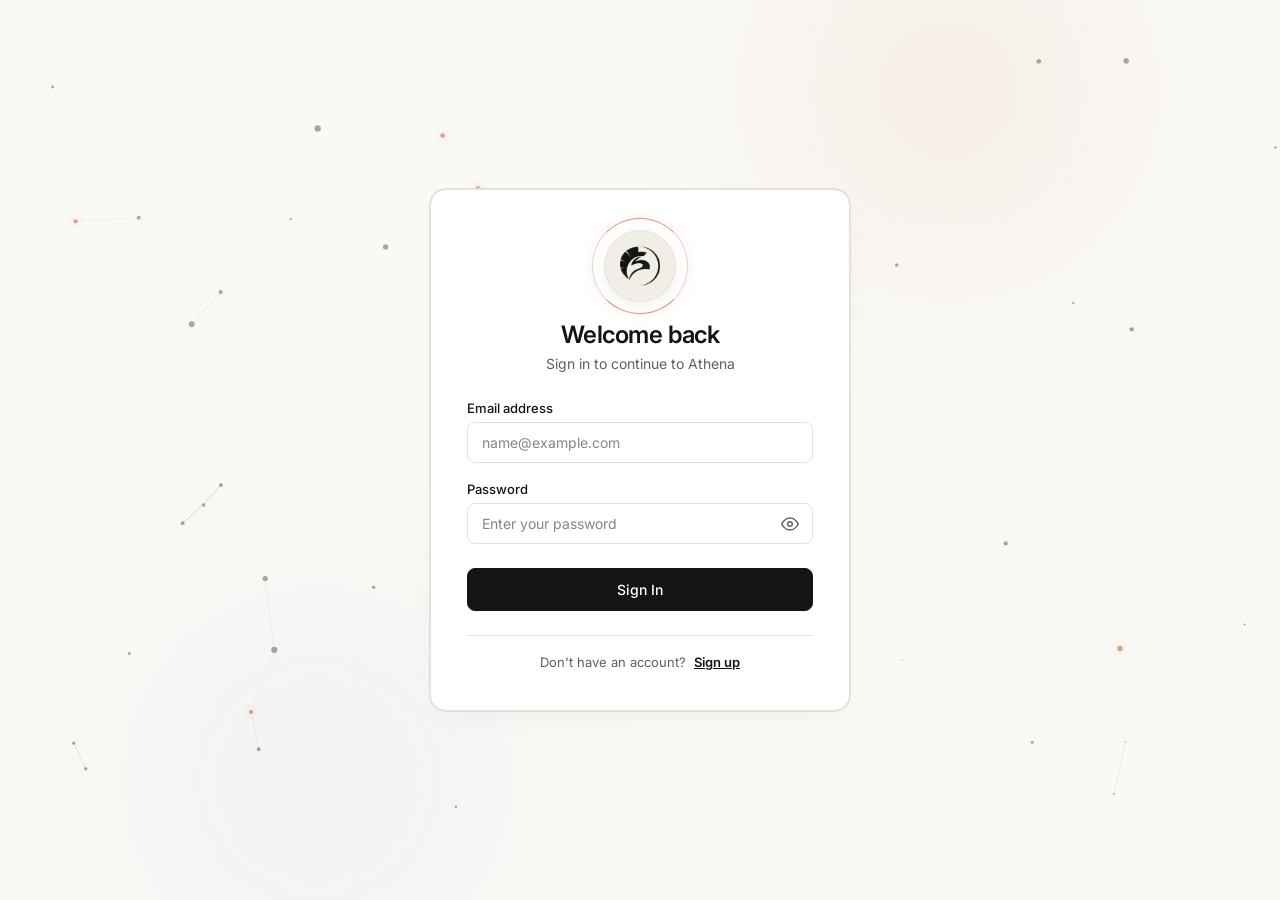
<file: frontend/index.html>
<!DOCTYPE html>
<html lang="en">
<head>
    <meta charset="UTF-8">
    <meta name="viewport" content="width=device-width, initial-scale=1.0">
    <title>Athena - AI Knowledge Assistant</title>
    <link rel="icon" type="image/png" href="assets/favicon.png">
    <link rel="preconnect" href="https://fonts.googleapis.com">
    <link rel="preconnect" href="https://fonts.gstatic.com" crossorigin>
    <link href="https://fonts.googleapis.com/css2?family=Inter:wght@300;400;500;600;700&family=Fira+Code:wght@400;500&display=swap" rel="stylesheet">
    <script>
        // Immediate auth check: redirect to login if not authenticated
        if (!localStorage.getItem("athena_token")) {
            window.location.replace("login.html");
        }
        // Initialize Theme from localStorage
        const savedTheme = localStorage.getItem("athena_theme");
        if (savedTheme === "dark") {
            document.documentElement.setAttribute("data-theme", "dark");
        }
    </script>
    <link rel="stylesheet" href="style.css">
    <script src="splash.js"></script>
</head>
<body class="app-body">
    <!-- Main App Layout (Claude AI Style) -->
    <div class="app-layout">
        <!-- Sidebar Backdrop for Mobile -->
        <div id="sidebar-backdrop" class="sidebar-backdrop"></div>

        <!-- Left Sidebar: Conversations & Knowledge -->
        <aside id="sidebar" class="sidebar">
            <!-- Sidebar Header with Adaptive Athena Logo -->
            <div class="sidebar-header">
                <div class="sidebar-brand">
                    <div class="brand-logo">
                        <img src="assets/logo-dark.png" alt="Athena Logo" class="theme-adaptive-logo">
                    </div>
                    <span class="brand-name">Athena</span>
                </div>
                <button id="sidebar-close-btn" class="icon-btn close-sidebar-btn" type="button" title="Close sidebar" aria-label="Close sidebar">
                    <svg viewBox="0 0 24 24" fill="none" stroke="currentColor" stroke-width="2" stroke-linecap="round" stroke-linejoin="round">
                        <line x1="18" y1="6" x2="6" y2="18"></line>
                        <line x1="6" y1="6" x2="18" y2="18"></line>
                    </svg>
                </button>
            </div>

            <!-- New Chat Button -->
            <div class="sidebar-actions">
                <button id="new-chat-btn" class="btn-new-chat" type="button">
                    <svg viewBox="0 0 24 24" fill="none" stroke="currentColor" stroke-width="2" stroke-linecap="round" stroke-linejoin="round">
                        <line x1="12" y1="5" x2="12" y2="19"></line>
                        <line x1="5" y1="12" x2="19" y2="12"></line>
                    </svg>
                    <span>New Chat</span>
                </button>
            </div>

            <!-- Conversations List -->
            <div class="sidebar-section">
                <div class="section-label">
                    <span>Recent Chats</span>
                </div>
                <div id="conversations-list" class="conversations-list">
                    <div class="conv-loading">Loading conversations...</div>
                </div>
            </div>

            <!-- Knowledge Base Summary Widget (Clickable) -->
            <div id="sidebar-kb-widget" class="sidebar-kb-widget" title="Click to view all feeded documents">
                <div class="kb-header">
                    <div class="kb-title">
                        <svg viewBox="0 0 24 24" fill="none" stroke="currentColor" stroke-width="2" stroke-linecap="round" stroke-linejoin="round">
                            <path d="M4 19.5A2.5 2.5 0 0 1 6.5 17H20"></path>
                            <path d="M6.5 2H20v20H6.5A2.5 2.5 0 0 1 4 19.5v-15A2.5 2.5 0 0 1 6.5 2z"></path>
                        </svg>
                        <span>Knowledge Base</span>
                    </div>
                    <span id="kb-chunks-badge" class="kb-badge">...</span>
                </div>
                <p id="kb-info-text" class="kb-info-text">Connecting knowledge...</p>
                
                <div class="kb-widget-actions">
                    <button id="btn-view-kb-docs" class="btn-kb-view" type="button" title="View all feeded documents">
                        <svg viewBox="0 0 24 24" fill="none" stroke="currentColor" stroke-width="2" stroke-linecap="round" stroke-linejoin="round">
                            <path d="M1 12s4-8 11-8 11 8 11 8-4 8-11 8-11-8-11-8z"></path>
                            <circle cx="12" cy="12" r="3"></circle>
                        </svg>
                        <span>View Documents</span>
                    </button>
                    <label for="file-input" class="btn-kb-upload" title="Feed PDF or Markdown notes">
                        <svg viewBox="0 0 24 24" fill="none" stroke="currentColor" stroke-width="2" stroke-linecap="round" stroke-linejoin="round">
                            <line x1="12" y1="5" x2="12" y2="19"></line>
                            <line x1="5" y1="12" x2="19" y2="12"></line>
                        </svg>
                        <span>Add</span>
                    </label>
                </div>
            </div>

            <!-- User Footer Profile & Logout -->
            <div class="sidebar-footer">
                <div id="sidebar-profile-card" class="user-profile-pill clickable" title="View Profile & Settings">
                    <div id="user-avatar" class="user-avatar">B</div>
                    <div class="user-details">
                        <span id="user-display-name" class="user-display-name">User</span>
                        <span id="user-email" class="user-email">user@athena.ai</span>
                    </div>
                    <svg class="settings-cog-icon" viewBox="0 0 24 24" fill="none" stroke="currentColor" stroke-width="2" stroke-linecap="round" stroke-linejoin="round">
                        <circle cx="12" cy="12" r="3"></circle>
                        <path d="M19.4 15a1.65 1.65 0 0 0 .33 1.82l.06.06a2 2 0 0 1 0 2.83 2 2 0 0 1-2.83 0l-.06-.06a1.65 1.65 0 0 0-1.82-.33 1.65 1.65 0 0 0-1 1.51V21a2 2 0 0 1-2 2 2 2 0 0 1-2-2v-.09A1.65 1.65 0 0 0 9 19.4a1.65 1.65 0 0 0-1.82.33l-.06.06a2 2 0 0 1-2.83 0 2 2 0 0 1 0-2.83l.06-.06a1.65 1.65 0 0 0 .33-1.82 1.65 1.65 0 0 0-1.51-1H3a2 2 0 0 1-2-2 2 2 0 0 1 2-2h.09A1.65 1.65 0 0 0 4.6 9a1.65 1.65 0 0 0-.33-1.82l-.06-.06a2 2 0 0 1 0-2.83 2 2 0 0 1 2.83 0l.06.06a1.65 1.65 0 0 0 1.82.33H9a1.65 1.65 0 0 0 1-1.51V3a2 2 0 0 1 2-2 2 2 0 0 1 2 2v.09a1.65 1.65 0 0 0 1 1.51 1.65 1.65 0 0 0 1.82-.33l.06-.06a2 2 0 0 1 2.83 0 2 2 0 0 1 0 2.83l-.06.06a1.65 1.65 0 0 0-.33 1.82V9a1.65 1.65 0 0 0 1.51 1H21a2 2 0 0 1 2 2 2 2 0 0 1-2 2h-.09a1.65 1.65 0 0 0-1.51 1z"></path>
                    </svg>
                </div>
                <button id="logout-btn" class="logout-icon-btn" type="button" title="Sign out" aria-label="Sign out">
                    <svg viewBox="0 0 24 24" fill="none" stroke="currentColor" stroke-width="2" stroke-linecap="round" stroke-linejoin="round">
                        <path d="M9 21H5a2 2 0 0 1-2-2V5a2 2 0 0 1 2-2h4"></path>
                        <polyline points="16 17 21 12 16 7"></polyline>
                        <line x1="21" y1="12" x2="9" y2="12"></line>
                    </svg>
                </button>
            </div>
        </aside>

        <!-- Main Workspace -->
        <main class="main-content">
            <!-- Atmospheric Antigravity Canvas & Ambient Glow Layer -->
            <canvas id="antigravity-canvas" class="antigravity-canvas"></canvas>
            <div class="ambient-glow ambient-glow-top"></div>
            <div class="ambient-glow ambient-glow-bottom"></div>

            <!-- Top App Bar -->
            <header class="top-bar">
                <div class="top-bar-left">
                    <button id="mobile-toggle-btn" class="icon-btn mobile-menu-btn" type="button" title="Open menu" aria-label="Toggle navigation">
                        <svg viewBox="0 0 24 24" fill="none" stroke="currentColor" stroke-width="2" stroke-linecap="round" stroke-linejoin="round">
                            <line x1="3" y1="12" x2="21" y2="12"></line>
                            <line x1="3" y1="6" x2="21" y2="6"></line>
                            <line x1="3" y1="18" x2="21" y2="18"></line>
                        </svg>
                    </button>
                    <div class="chat-title-wrapper">
                        <h2 id="current-chat-title" class="current-chat-title">New Chat</h2>
                        <button id="rename-title-btn" class="icon-btn-tiny" type="button" title="Rename conversation">
                            <svg viewBox="0 0 24 24" fill="none" stroke="currentColor" stroke-width="2" stroke-linecap="round" stroke-linejoin="round">
                                <path d="M11 4H4a2 2 0 0 0-2 2v14a2 2 0 0 0 2 2h14a2 2 0 0 0 2-2v-7"></path>
                                <path d="M18.5 2.5a2.121 2.121 0 0 1 3 3L12 15l-4 1 1-4 9.5-9.5z"></path>
                            </svg>
                        </button>
                    </div>
                </div>

                <div class="top-bar-right">
                    <!-- Theme Toggle Switcher -->
                    <button id="theme-toggle-btn" class="theme-toggle-btn" type="button" title="Toggle Light / Dark mode">
                        <svg id="theme-icon-sun" class="theme-icon" viewBox="0 0 24 24" fill="none" stroke="currentColor" stroke-width="2" stroke-linecap="round" stroke-linejoin="round">
                            <circle cx="12" cy="12" r="5"></circle>
                            <line x1="12" y1="1" x2="12" y2="3"></line>
                            <line x1="12" y1="21" x2="12" y2="23"></line>
                            <line x1="4.22" y1="4.22" x2="5.64" y2="5.64"></line>
                            <line x1="18.36" y1="18.36" x2="19.78" y2="19.78"></line>
                            <line x1="1" y1="12" x2="3" y2="12"></line>
                            <line x1="21" y1="12" x2="23" y2="12"></line>
                            <line x1="4.22" y1="19.78" x2="5.64" y2="18.36"></line>
                            <line x1="18.36" y1="5.64" x2="19.78" y2="4.22"></line>
                        </svg>
                        <svg id="theme-icon-moon" class="theme-icon hidden" viewBox="0 0 24 24" fill="none" stroke="currentColor" stroke-width="2" stroke-linecap="round" stroke-linejoin="round">
                            <path d="M21 12.79A9 9 0 1 1 11.21 3 7 7 0 0 0 21 12.79z"></path>
                        </svg>
                    </button>

                    <!-- Top Profile Trigger Avatar -->
                    <button id="top-profile-btn" class="top-profile-btn" type="button" title="View Profile & Settings">
                        <span id="top-avatar" class="top-avatar">U</span>
                    </button>
                </div>
            </header>

            <!-- Notification Banner for uploads or errors -->
            <div id="app-alert" class="app-alert hidden">
                <span id="alert-message">Notice</span>
                <button id="alert-close" class="alert-close-btn" type="button">&times;</button>
            </div>

            <!-- Chat Scroll Feed Area -->
            <div id="chat-scroll-area" class="chat-scroll-area">
                <!-- Welcome Empty State (shown when chat has no messages) -->
                <div id="welcome-state" class="welcome-state">
                    <div class="welcome-icon-wrapper">
                        <div class="antigravity-orbit-ring ring-1"></div>
                        <div class="antigravity-orbit-ring ring-2"></div>
                        <div class="welcome-icon">
                            <img src="assets/logo-dark.png" alt="Athena Logo" class="theme-adaptive-logo">
                        </div>
                    </div>
                    <h1 class="welcome-heading">Welcome to Athena</h1>
                    <p class="welcome-subtext">Your personal AI knowledge assistant. Ask questions grounded in your uploaded documents and notes.</p>
                    
                    <div class="prompt-suggestions">
                        <button class="prompt-chip" data-prompt="What is machine learning?" type="button">
                            <span class="chip-title">💡 What is machine learning?</span>
                            <span class="chip-desc">Extract definitions from notes</span>
                        </button>
                        <button class="prompt-chip" data-prompt="Explain the difference between supervised and unsupervised learning" type="button">
                            <span class="chip-title">📊 Supervised vs Unsupervised</span>
                            <span class="chip-desc">Key comparison from your ML book</span>
                        </button>
                        <button class="prompt-chip" data-prompt="Summarize the main topics in my uploaded documents" type="button">
                            <span class="chip-title">📑 Summarize Knowledge</span>
                            <span class="chip-desc">Get an overview of indexed notes</span>
                        </button>
                        <button class="prompt-chip" data-prompt="What are decision trees and random forests?" type="button">
                            <span class="chip-title">🌲 Decision Trees & Forests</span>
                            <span class="chip-desc">Explore algorithms and concepts</span>
                        </button>
                    </div>
                </div>

                <!-- Messages Container -->
                <div id="messages-container" class="messages-container">
                    <!-- Dynamic chat messages inserted here -->
                </div>

                <!-- Thinking / Loading Indicator -->
                <div id="typing-indicator" class="typing-indicator hidden">
                    <div class="athena-avatar-bubble">
                        <img src="assets/logo-dark.png" alt="Athena AI" class="avatar-logo-img theme-adaptive-logo">
                    </div>
                    <div class="typing-bubble">
                        <span class="typing-dot"></span>
                        <span class="typing-dot"></span>
                        <span class="typing-dot"></span>
                    </div>
                </div>
            </div>

            <!-- Bottom Floating Input Dock (Claude AI Signature Floating Style) -->
            <div class="input-dock-container">
                <!-- Hidden Real File Input -->
                <input type="file" id="file-input" accept=".md,.pdf,.txt,.docx" style="display: none;">

                <form id="chat-form" class="chat-dock-form">
                    <div class="input-dock-box">
                        <!-- Attachment Trigger Button -->
                        <button id="dock-upload-btn" class="dock-action-btn" type="button" title="Attach PDF or Markdown file to knowledge base">
                            <svg viewBox="0 0 24 24" fill="none" stroke="currentColor" stroke-width="2" stroke-linecap="round" stroke-linejoin="round">
                                <path d="M21.44 11.05l-9.19 9.19a6 6 0 0 1-8.49-8.49l9.19-9.19a4 4 0 0 1 5.66 5.66l-9.2 9.19a2 2 0 0 1-2.83-2.83l8.49-8.48"></path>
                            </svg>
                        </button>

                        <!-- Expanding Question Input -->
                        <textarea 
                            id="question-input" 
                            rows="1" 
                            placeholder="Message Athena... (Shift+Enter for new line)" 
                            autocomplete="off" 
                            required
                        ></textarea>

                        <!-- Send Button (Claude Black/White Circle with Arrow) -->
                        <button id="send-btn" class="dock-send-btn" type="submit" title="Send message (Enter)" aria-label="Send message">
                            <svg viewBox="0 0 24 24" fill="none" stroke="currentColor" stroke-width="2.5" stroke-linecap="round" stroke-linejoin="round">
                                <line x1="12" y1="19" x2="12" y2="5"></line>
                                <polyline points="5 12 12 5 19 12"></polyline>
                            </svg>
                        </button>
                    </div>
                </form>

                <div class="input-disclaimer">
                    Athena generates responses grounded in your indexed documents.
                </div>
            </div>
        </main>
    </div>

    <!-- ==========================================================================
         User Profile & Settings Modal
         ========================================================================== -->
    <div id="profile-modal" class="modal-overlay hidden">
        <div class="profile-modal-card">
            <!-- Modal Top Bar -->
            <div class="profile-modal-header">
                <h2>User Profile & Settings</h2>
                <button id="profile-close-btn" class="icon-btn-close" type="button" title="Close modal">&times;</button>
            </div>

            <!-- Profile Hero Summary -->
            <div class="profile-hero">
                <div id="profile-hero-avatar" class="profile-hero-avatar">B</div>
                <div class="profile-hero-info">
                    <h3 id="profile-hero-name">Barath</h3>
                    <p id="profile-hero-email">barathbarath25108@gmail.com</p>
                    <span id="profile-member-since" class="profile-member-badge">Member since August 2026</span>
                </div>
            </div>

            <!-- Profile Tabs -->
            <div class="profile-tabs">
                <button class="profile-tab-btn active" data-tab="overview" type="button">📊 Overview</button>
                <button class="profile-tab-btn" data-tab="edit-profile" type="button">✏️ Edit Profile</button>
                <button class="profile-tab-btn" data-tab="security" type="button">🔒 Security</button>
                <button class="profile-tab-btn" data-tab="data" type="button">💾 Data & Export</button>
            </div>

            <!-- Tab 1: Overview & Stats -->
            <div id="tab-overview" class="profile-tab-pane active">
                <div class="stats-grid">
                    <div class="stat-card">
                        <span class="stat-number" id="stat-convs">0</span>
                        <span class="stat-label">Conversations</span>
                    </div>
                    <div class="stat-card">
                        <span class="stat-number" id="stat-messages">0</span>
                        <span class="stat-label">Messages</span>
                    </div>
                    <div class="stat-card">
                        <span class="stat-number" id="stat-chunks">0</span>
                        <span class="stat-label">Indexed Chunks</span>
                    </div>
                    <div class="stat-card clickable-stat" id="profile-stat-docs-card" title="Click to view all feeded documents">
                        <span class="stat-number" id="stat-docs">0</span>
                        <span class="stat-label">Documents (View ↗)</span>
                    </div>
                </div>

                <div class="info-section">
                    <div class="info-row">
                        <span class="info-label">Active AI Model</span>
                        <span class="info-value pill-cyan">Gemini 3.6 Flash</span>
                    </div>
                    <div class="info-row">
                        <span class="info-label">Account ID</span>
                        <span class="info-value" id="profile-user-id">#1</span>
                    </div>
                    <div class="info-row">
                        <span class="info-label">Vector Database</span>
                        <span class="info-value">ChromaDB (Local Persistent)</span>
                    </div>
                </div>
            </div>

            <!-- Tab 2: Edit Profile -->
            <div id="tab-edit-profile" class="profile-tab-pane">
                <form id="edit-profile-form" class="profile-form">
                    <div class="form-group-modern">
                        <label for="edit-display-name">Display Name</label>
                        <input type="text" id="edit-display-name" placeholder="Enter your name" required maxlength="40">
                    </div>

                    <div class="form-group-modern">
                        <label>Avatar Color Theme</label>
                        <div class="avatar-colors-picker">
                            <button type="button" class="color-dot" data-color="#141413" style="background: #141413;" title="Classic Black"></button>
                            <button type="button" class="color-dot" data-color="#cc785c" style="background: #cc785c;" title="Claude Terracotta"></button>
                            <button type="button" class="color-dot" data-color="#3b82f6" style="background: #3b82f6;" title="Cobalt"></button>
                            <button type="button" class="color-dot" data-color="#7c3aed" style="background: #7c3aed;" title="Purple"></button>
                            <button type="button" class="color-dot" data-color="#059669" style="background: #059669;" title="Emerald"></button>
                            <button type="button" class="color-dot" data-color="#64748b" style="background: #64748b;" title="Slate"></button>
                        </div>
                    </div>

                    <div class="form-actions-row">
                        <button type="submit" class="btn-primary-small">Save Changes</button>
                    </div>
                </form>
            </div>

            <!-- Tab 3: Security (Change Password) -->
            <div id="tab-security" class="profile-tab-pane">
                <form id="change-password-form" class="profile-form">
                    <div class="form-group-modern">
                        <label for="current-password">Current Password</label>
                        <input type="password" id="current-password" placeholder="Enter current password" required>
                    </div>

                    <div class="form-group-modern">
                        <label for="new-password">New Password (min 8 chars)</label>
                        <input type="password" id="new-password" placeholder="At least 8 characters" minlength="8" required>
                    </div>

                    <div class="form-group-modern">
                        <label for="confirm-new-password">Confirm New Password</label>
                        <input type="password" id="confirm-new-password" placeholder="Repeat new password" minlength="8" required>
                    </div>

                    <div class="form-actions-row">
                        <button type="submit" class="btn-primary-small">Update Password</button>
                    </div>
                </form>
            </div>

            <!-- Tab 4: Data & Export -->
            <div id="tab-data" class="profile-tab-pane">
                <div class="data-actions-list">
                    <div class="data-action-card">
                        <div>
                            <h4>Export Chat History</h4>
                            <p>Download a complete JSON export of all your conversations and messages.</p>
                        </div>
                        <button id="btn-export-chats" class="btn-secondary" type="button">Download JSON</button>
                    </div>

                    <div class="data-action-card danger">
                        <div>
                            <h4>Clear All Chats</h4>
                            <p>Permanently delete all your conversation history from Athena.</p>
                        </div>
                        <button id="btn-clear-chats" class="btn-danger-small" type="button">Clear All</button>
                    </div>
                </div>
            </div>

            <!-- Modal Footer -->
            <div class="profile-modal-footer">
                <button id="profile-modal-logout-btn" class="btn-logout-alt" type="button">
                    <svg viewBox="0 0 24 24" fill="none" stroke="currentColor" stroke-width="2" stroke-linecap="round" stroke-linejoin="round">
                        <path d="M9 21H5a2 2 0 0 1-2-2V5a2 2 0 0 1 2-2h4"></path>
                        <polyline points="16 17 21 12 16 7"></polyline>
                        <line x1="21" y1="12" x2="9" y2="12"></line>
                    </svg>
                    <span>Sign Out</span>
                </button>
                <button id="profile-done-btn" class="btn-secondary" type="button">Close</button>
            </div>
        </div>
    </div>

    <!-- Rename Conversation Modal -->
    <div id="rename-modal" class="modal-overlay hidden">
        <div class="modal-card">
            <h3>Rename Conversation</h3>
            <form id="rename-form">
                <input type="text" id="rename-input" placeholder="Conversation title" required maxlength="60">
                <div class="modal-actions">
                    <button type="button" id="rename-cancel-btn" class="btn-secondary">Cancel</button>
                    <button type="submit" class="btn-primary-small">Save</button>
                </div>
            </form>
        </div>
    </div>

    <!-- ==========================================================================
         Knowledge Base Documents Manager Modal
         ========================================================================== -->
    <div id="kb-modal" class="modal-overlay hidden">
        <div class="kb-modal-card">
            <!-- Modal Header -->
            <div class="kb-modal-header">
                <div class="kb-modal-title-wrap">
                    <div class="kb-modal-icon">
                        <svg viewBox="0 0 24 24" fill="none" stroke="currentColor" stroke-width="2" stroke-linecap="round" stroke-linejoin="round">
                            <path d="M4 19.5A2.5 2.5 0 0 1 6.5 17H20"></path>
                            <path d="M6.5 2H20v20H6.5A2.5 2.5 0 0 1 4 19.5v-15A2.5 2.5 0 0 1 6.5 2z"></path>
                        </svg>
                    </div>
                    <div>
                        <h2>Athena Knowledge Base</h2>
                        <p class="kb-modal-subtitle">Documents and notes fed to Athena for grounding AI responses</p>
                    </div>
                </div>
                <button id="kb-close-btn" class="icon-btn-close" type="button" title="Close modal">&times;</button>
            </div>

            <!-- Stats & Quick Action Bar -->
            <div class="kb-hero-bar">
                <div class="kb-hero-stat-card">
                    <span class="kb-stat-val" id="kb-modal-total-docs">0</span>
                    <span class="kb-stat-lbl">Feeded Documents</span>
                </div>
                <div class="kb-hero-stat-card">
                    <span class="kb-stat-val" id="kb-modal-total-chunks">0</span>
                    <span class="kb-stat-lbl">Total Chunks</span>
                </div>
                <div class="kb-hero-stat-card hide-mobile">
                    <span class="kb-stat-val">ChromaDB</span>
                    <span class="kb-stat-lbl">Vector Engine</span>
                </div>
                <label for="file-input" class="btn-kb-feed-new" title="Upload and index a new PDF or Markdown file">
                    <svg viewBox="0 0 24 24" fill="none" stroke="currentColor" stroke-width="2" stroke-linecap="round" stroke-linejoin="round">
                        <line x1="12" y1="5" x2="12" y2="19"></line>
                        <line x1="5" y1="12" x2="19" y2="12"></line>
                    </svg>
                    <span>Feed New File</span>
                </label>
            </div>

            <!-- Search Filter Bar -->
            <div class="kb-filter-row">
                <div class="kb-search-box">
                    <svg viewBox="0 0 24 24" fill="none" stroke="currentColor" stroke-width="2" stroke-linecap="round" stroke-linejoin="round">
                        <circle cx="11" cy="11" r="8"></circle>
                        <line x1="21" y1="21" x2="16.65" y2="16.65"></line>
                    </svg>
                    <input type="text" id="kb-search-input" placeholder="Search feeded documents by name...">
                </div>
                <button id="kb-refresh-btn" class="kb-refresh-btn" type="button" title="Refresh knowledge documents">
                    <svg viewBox="0 0 24 24" fill="none" stroke="currentColor" stroke-width="2" stroke-linecap="round" stroke-linejoin="round">
                        <polyline points="23 4 23 10 17 10"></polyline>
                        <polyline points="1 20 1 14 7 14"></polyline>
                        <path d="M3.51 9a9 9 0 0 1 14.85-3.36L23 10M1 14l4.64 4.36A9 9 0 0 0 20.49 15"></path>
                    </svg>
                    <span>Refresh</span>
                </button>
            </div>

            <!-- Documents List Container -->
            <div id="kb-docs-container" class="kb-docs-container">
                <div class="kb-loading">
                    <div class="spinner"></div>
                    <span>Loading feeded documents...</span>
                </div>
            </div>

            <!-- Modal Footer -->
            <div class="kb-modal-footer">
                <div class="kb-footer-hint">
                    <svg viewBox="0 0 24 24" fill="none" stroke="currentColor" stroke-width="2" stroke-linecap="round" stroke-linejoin="round">
                        <circle cx="12" cy="12" r="10"></circle>
                        <line x1="12" y1="16" x2="12" y2="12"></line>
                        <line x1="12" y1="8" x2="12.01" y2="8"></line>
                    </svg>
                    <span>All queries in Athena retrieve relevant context from these indexed documents.</span>
                </div>
                <button id="kb-done-btn" class="btn-primary-small" type="button">Done</button>
            </div>
        </div>
    </div>

    <!-- ==========================================================================
         Document Chunk Inspector / Preview Modal
         ========================================================================== -->
    <div id="doc-preview-modal" class="modal-overlay hidden">
        <div class="doc-preview-card">
            <div class="doc-preview-header">
                <div class="doc-preview-header-info">
                    <h3 id="preview-doc-title">Document Chunks</h3>
                    <p id="preview-doc-meta" class="doc-preview-meta">Sample extracted vector chunks</p>
                </div>
                <button id="preview-close-btn" class="icon-btn-close" type="button" title="Close preview">&times;</button>
            </div>
            <div id="preview-chunks-list" class="preview-chunks-list">
                <!-- Chunks inserted dynamically -->
            </div>
            <div class="doc-preview-footer">
                <button id="preview-done-btn" class="btn-secondary" type="button">Close Preview</button>
            </div>
        </div>
    </div>

    <!-- ================================================================
         Citation Panel (Feature 2) — slides in from the right
         ================================================================ -->
    <div id="citation-panel" class="citation-panel hidden" role="dialog" aria-modal="true" aria-label="Source Citation">
        <div class="citation-panel-inner">
            <div class="citation-panel-header">
                <div class="citation-panel-title-wrap">
                    <span class="citation-panel-ref" id="citation-ref-badge">[1]</span>
                    <h3 class="citation-panel-title">Source Citation</h3>
                </div>
                <button id="citation-close-btn" class="icon-btn-close" type="button" title="Close citation panel">&times;</button>
            </div>
            <div class="citation-panel-meta">
                <svg viewBox="0 0 24 24" fill="none" stroke="currentColor" stroke-width="2" stroke-linecap="round" stroke-linejoin="round">
                    <path d="M14 2H6a2 2 0 0 0-2 2v16a2 2 0 0 0 2 2h12a2 2 0 0 0 2-2V8z"></path>
                    <polyline points="14 2 14 8 20 8"></polyline>
                </svg>
                <span id="citation-source-name" class="citation-source">Document</span>
                <span id="citation-location" class="citation-location"></span>
            </div>
            <div class="citation-panel-body">
                <p class="citation-body-label">Cited chunk text</p>
                <blockquote id="citation-chunk-text" class="citation-chunk"></blockquote>
            </div>
            <div class="citation-panel-footer">
                <button id="citation-open-kb-btn" class="btn-secondary" type="button">View in Knowledge Base</button>
                <button id="citation-done-btn" class="btn-primary-sm" type="button">Done</button>
            </div>
        </div>
    </div>
    <div id="citation-overlay" class="citation-overlay hidden"></div>

    <script src="antigravity.js"></script>
    <script src="app.js"></script>
</body>
</html>
</file>
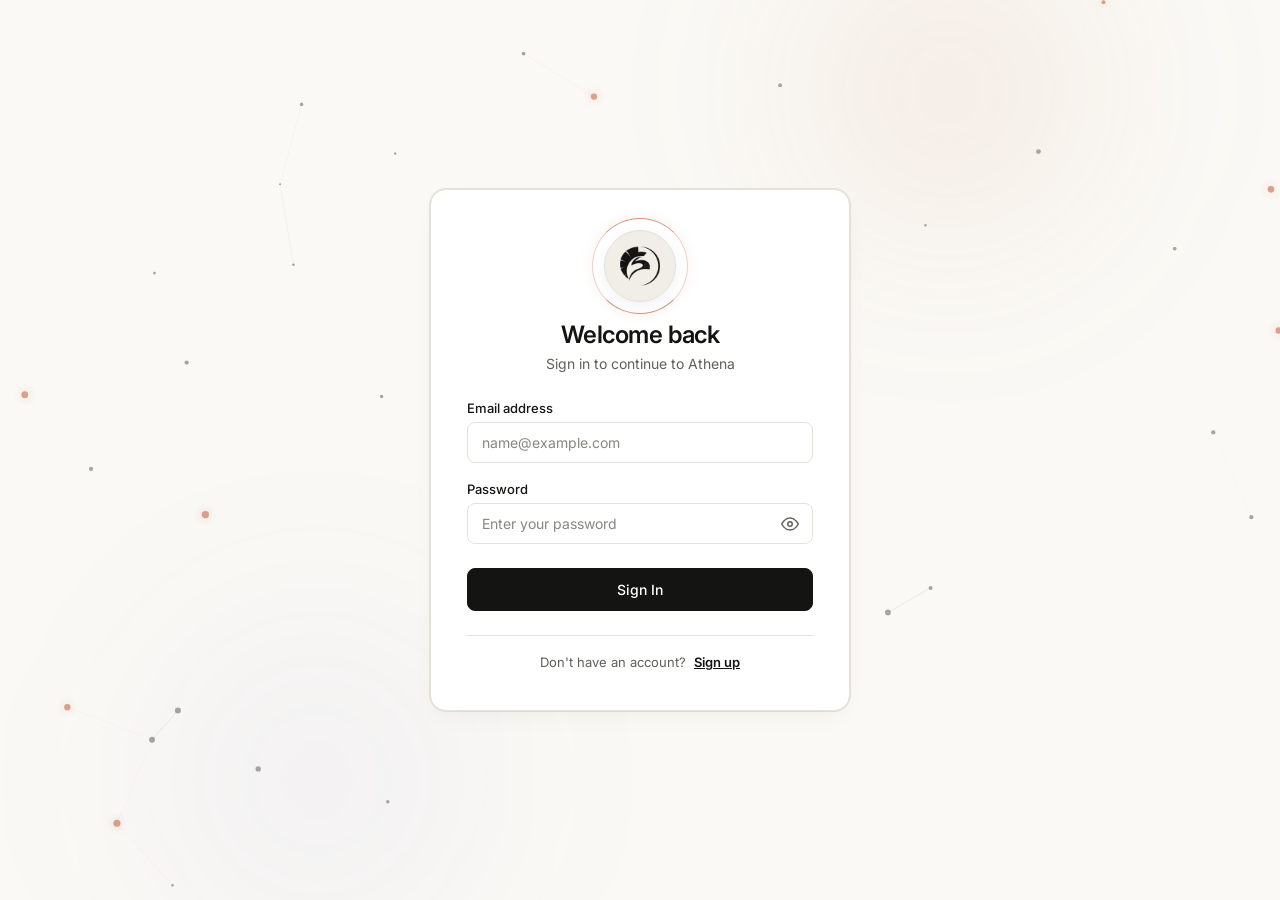
<file: frontend/login.html>
<!DOCTYPE html>
<html lang="en">
<head>
    <meta charset="UTF-8">
    <meta name="viewport" content="width=device-width, initial-scale=1.0">
    <title>Sign In | Athena</title>
    <meta name="description" content="Sign in to Athena - your personal AI knowledge assistant">
    <link rel="stylesheet" href="auth.css">
</head>
<body id="auth-body">
    <!-- Floating Particle Canvas Background -->
    <canvas id="auth-canvas" class="auth-canvas"></canvas>

    <!-- Ambient Glow Orbs -->
    <div class="auth-ambient-top"></div>
    <div class="auth-ambient-bottom"></div>

    <div class="auth-wrapper" id="auth-wrapper">
        <div class="auth-card" id="auth-card">
            <header class="auth-header">
                <div class="logo-badge-wrapper">
                    <div class="logo-orbit-ring ring-sm"></div>
                    <div class="logo-badge" aria-hidden="true">
                        <img src="assets/logo-dark.png" alt="Athena Logo" class="logo-img">
                    </div>
                </div>
                <h1 class="stagger-item">Welcome back</h1>
                <p class="stagger-item">Sign in to continue to Athena</p>
            </header>

            <div id="alert-box" class="alert hidden" role="alert" aria-live="polite">
                <span id="alert-icon"></span>
                <span id="alert-message"></span>
            </div>

            <form id="login-form" class="auth-form" novalidate>
                <div class="form-group stagger-item">
                    <label for="email">Email address</label>
                    <div class="input-container">
                        <input 
                            type="email" 
                            id="email" 
                            name="email" 
                            autocomplete="username" 
                            placeholder="name@example.com" 
                            required 
                            enterkeyhint="next"
                        >
                    </div>
                </div>

                <div class="form-group stagger-item">
                    <label for="password">Password</label>
                    <div class="input-container with-toggle">
                        <input 
                            type="password" 
                            id="password" 
                            name="password" 
                            autocomplete="current-password" 
                            placeholder="Enter your password" 
                            required 
                            enterkeyhint="done"
                        >
                        <button type="button" class="toggle-password" data-target="password" aria-label="Toggle password visibility" title="Show password">
                            <svg class="eye-open" viewBox="0 0 24 24" fill="none" stroke="currentColor" stroke-width="2" stroke-linecap="round" stroke-linejoin="round">
                                <path d="M1 12s4-8 11-8 11 8 11 8-4 8-11 8-11-8-11-8z"></path>
                                <circle cx="12" cy="12" r="3"></circle>
                            </svg>
                            <svg class="eye-closed hidden" viewBox="0 0 24 24" fill="none" stroke="currentColor" stroke-width="2" stroke-linecap="round" stroke-linejoin="round">
                                <path d="M17.94 17.94A10.07 10.07 0 0 1 12 20c-7 0-11-8-11-8a18.45 18.45 0 0 1 5.06-5.94M9.9 4.24A9.12 9.12 0 0 1 12 4c7 0 11 8 11 8a18.5 18.5 0 0 1-2.16 3.19m-6.72-1.07a3 3 0 1 1-4.24-4.24"></path>
                                <line x1="1" y1="1" x2="23" y2="23"></line>
                            </svg>
                        </button>
                    </div>
                </div>

                <button type="submit" id="submit-btn" class="btn-primary stagger-item">
                    <span id="btn-text">Sign In</span>
                    <div id="btn-spinner" class="spinner hidden"></div>
                </button>
            </form>

            <footer class="auth-footer stagger-item">
                Don't have an account? <a href="signup.html" class="auth-link">Sign up</a>
            </footer>
        </div>
    </div>

    <script src="auth.js"></script>
    <script src="auth-particles.js"></script>
</body>
</html>
</file>
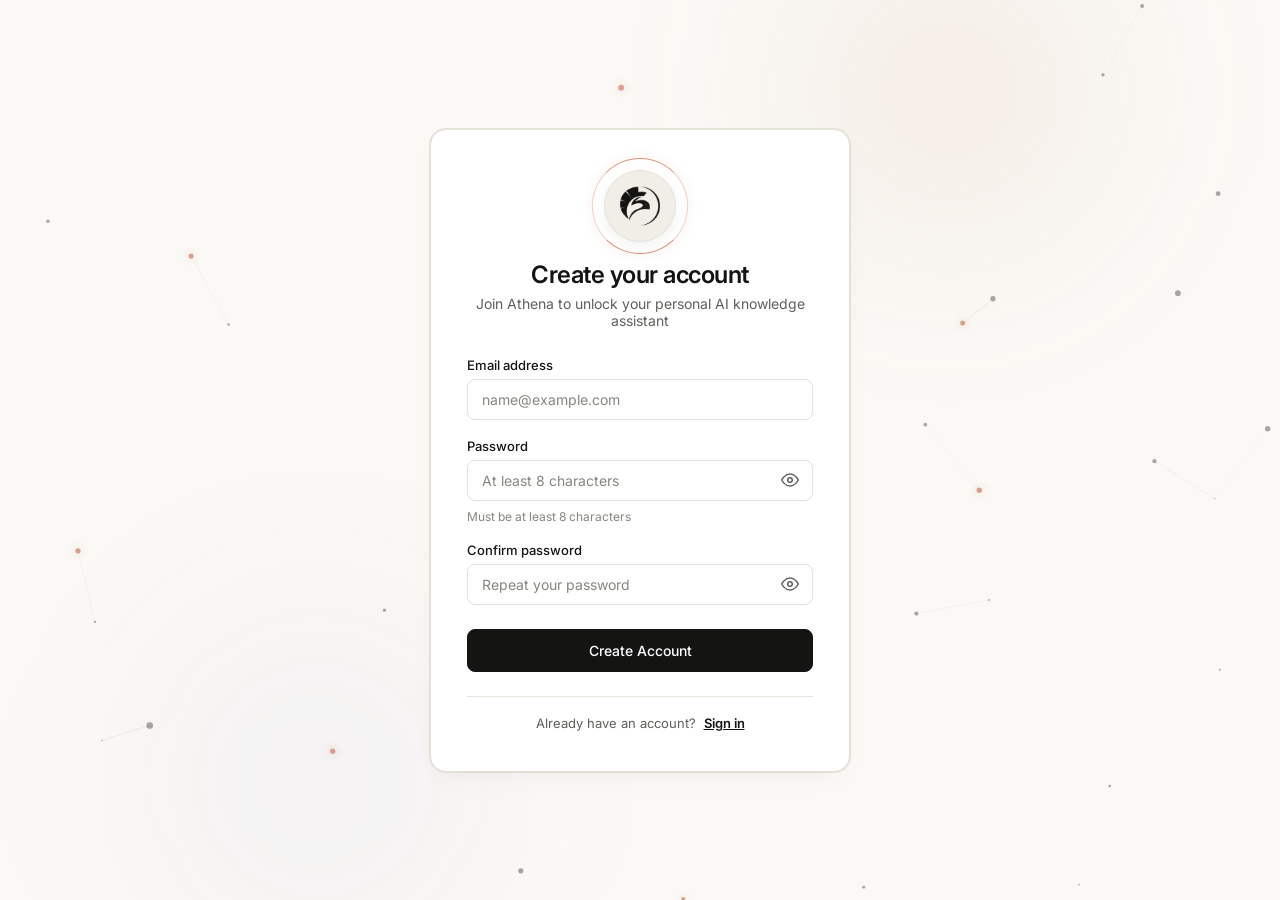
<file: frontend/signup.html>
<!DOCTYPE html>
<html lang="en">
<head>
    <meta charset="UTF-8">
    <meta name="viewport" content="width=device-width, initial-scale=1.0">
    <title>Sign Up | Athena</title>
    <meta name="description" content="Create your Athena account - your personal AI knowledge assistant">
    <link rel="stylesheet" href="auth.css">
</head>
<body id="auth-body">
    <!-- Floating Particle Canvas Background -->
    <canvas id="auth-canvas" class="auth-canvas"></canvas>

    <!-- Ambient Glow Orbs -->
    <div class="auth-ambient-top"></div>
    <div class="auth-ambient-bottom"></div>

    <div class="auth-wrapper" id="auth-wrapper">
        <div class="auth-card" id="auth-card">
            <header class="auth-header">
                <div class="logo-badge-wrapper">
                    <div class="logo-orbit-ring ring-sm"></div>
                    <div class="logo-badge" aria-hidden="true">
                        <img src="assets/logo-dark.png" alt="Athena Logo" class="logo-img">
                    </div>
                </div>
                <h1 class="stagger-item">Create your account</h1>
                <p class="stagger-item">Join Athena to unlock your personal AI knowledge assistant</p>
            </header>

            <div id="alert-box" class="alert hidden" role="alert" aria-live="polite">
                <span id="alert-icon"></span>
                <span id="alert-message"></span>
            </div>

            <form id="signup-form" class="auth-form" novalidate>
                <div class="form-group stagger-item">
                    <label for="email">Email address</label>
                    <div class="input-container">
                        <input 
                            type="email" 
                            id="email" 
                            name="email" 
                            autocomplete="username" 
                            placeholder="name@example.com" 
                            required 
                            enterkeyhint="next"
                        >
                    </div>
                </div>

                <div class="form-group stagger-item">
                    <label for="password">Password</label>
                    <div class="input-container with-toggle">
                        <input 
                            type="password" 
                            id="password" 
                            name="password" 
                            autocomplete="new-password" 
                            placeholder="At least 8 characters" 
                            minlength="8" 
                            required 
                            enterkeyhint="next"
                        >
                        <button type="button" class="toggle-password" data-target="password" aria-label="Toggle password visibility" title="Show password">
                            <svg class="eye-open" viewBox="0 0 24 24" fill="none" stroke="currentColor" stroke-width="2" stroke-linecap="round" stroke-linejoin="round">
                                <path d="M1 12s4-8 11-8 11 8 11 8-4 8-11 8-11-8-11-8z"></path>
                                <circle cx="12" cy="12" r="3"></circle>
                            </svg>
                            <svg class="eye-closed hidden" viewBox="0 0 24 24" fill="none" stroke="currentColor" stroke-width="2" stroke-linecap="round" stroke-linejoin="round">
                                <path d="M17.94 17.94A10.07 10.07 0 0 1 12 20c-7 0-11-8-11-8a18.45 18.45 0 0 1 5.06-5.94M9.9 4.24A9.12 9.12 0 0 1 12 4c7 0 11 8 11 8a18.5 18.5 0 0 1-2.16 3.19m-6.72-1.07a3 3 0 1 1-4.24-4.24"></path>
                                <line x1="1" y1="1" x2="23" y2="23"></line>
                            </svg>
                        </button>
                    </div>
                    <div class="field-hint">Must be at least 8 characters</div>
                </div>

                <div class="form-group stagger-item">
                    <label for="confirm-password">Confirm password</label>
                    <div class="input-container with-toggle">
                        <input 
                            type="password" 
                            id="confirm-password" 
                            name="confirm-password" 
                            autocomplete="new-password" 
                            placeholder="Repeat your password" 
                            minlength="8" 
                            required 
                            enterkeyhint="done"
                        >
                        <button type="button" class="toggle-password" data-target="confirm-password" aria-label="Toggle confirm password visibility" title="Show password">
                            <svg class="eye-open" viewBox="0 0 24 24" fill="none" stroke="currentColor" stroke-width="2" stroke-linecap="round" stroke-linejoin="round">
                                <path d="M1 12s4-8 11-8 11 8 11 8-4 8-11 8-11-8-11-8z"></path>
                                <circle cx="12" cy="12" r="3"></circle>
                            </svg>
                            <svg class="eye-closed hidden" viewBox="0 0 24 24" fill="none" stroke="currentColor" stroke-width="2" stroke-linecap="round" stroke-linejoin="round">
                                <path d="M17.94 17.94A10.07 10.07 0 0 1 12 20c-7 0-11-8-11-8a18.45 18.45 0 0 1 5.06-5.94M9.9 4.24A9.12 9.12 0 0 1 12 4c7 0 11 8 11 8a18.5 18.5 0 0 1-2.16 3.19m-6.72-1.07a3 3 0 1 1-4.24-4.24"></path>
                                <line x1="1" y1="1" x2="23" y2="23"></line>
                            </svg>
                        </button>
                    </div>
                </div>

                <button type="submit" id="submit-btn" class="btn-primary stagger-item">
                    <span id="btn-text">Create Account</span>
                    <div id="btn-spinner" class="spinner hidden"></div>
                </button>
            </form>

            <footer class="auth-footer stagger-item">
                Already have an account? <a href="login.html" class="auth-link">Sign in</a>
            </footer>
        </div>
    </div>

    <script src="auth.js"></script>
    <script src="auth-particles.js"></script>
</body>
</html>
</file>
<file: frontend/style.css>
@import url('https://fonts.googleapis.com/css2?family=Inter:wght@300;400;500;600;700&family=Fira+Code:wght@400;500&display=swap');

:root {
    /* ==========================================================================
       Claude AI Signature White & Black / Warm Paper Theme (Light Mode Default)
       ========================================================================== */
    --bg-app: #faf9f5;
    --bg-sidebar: #f0eee6;
    --bg-sidebar-hover: #e5e2d8;
    --bg-sidebar-active: #e2ded4;
    --bg-main: #faf9f5;
    --bg-card: #ffffff;
    --bg-input: #ffffff;
    
    --border-subtle: #e5e2d9;
    --border-hover: #d1cdc0;
    --border-active: #141413;
    
    --text-primary: #141413;
    --text-secondary: #605f5b;
    --text-muted: #87867f;
    
    --accent-claude: #cc785c;
    --accent-claude-light: rgba(204, 120, 92, 0.12);
    --accent-glow: rgba(204, 120, 92, 0.25);
    
    --bubble-user-bg: #eceae2;
    --bubble-user-text: #141413;
    --bubble-athena-bg: transparent;
    --bubble-athena-text: #141413;
    
    --code-bg: #181816;
    --code-text: #ecebe4;
    
    --btn-primary-bg: #141413;
    --btn-primary-text: #ffffff;
    --btn-primary-hover: #2b2b28;
    
    --dock-bg: #ffffff;
    --dock-border: #d8d5cb;
    --dock-border-focus: #141413;
    --dock-send-bg: #141413;
    --dock-send-text: #ffffff;
    
    --shadow-dock: 0 4px 20px -2px rgba(20, 20, 19, 0.08), 0 0 0 1px #e5e2d9;
    --shadow-card: 0 10px 30px -10px rgba(20, 20, 19, 0.08), 0 0 0 1px #e5e2d9;
    --shadow-popover: 0 16px 40px -4px rgba(20, 20, 19, 0.15), 0 0 0 1px #e5e2d9;

    --sidebar-width: 270px;
    --radius-sm: 8px;
    --radius-md: 12px;
    --radius-lg: 16px;
    --radius-full: 9999px;
}

/* ==========================================================================
   Claude AI Dark Mode (Warm Charcoal & Ivory)
   ========================================================================== */
[data-theme="dark"] {
    --bg-app: #1f1e1b;
    --bg-sidebar: #181816;
    --bg-sidebar-hover: #272622;
    --bg-sidebar-active: #2e2d29;
    --bg-main: #1f1e1b;
    --bg-card: #272622;
    --bg-input: #272622;
    
    --border-subtle: #353430;
    --border-hover: #484741;
    --border-active: #ecebe4;
    
    --text-primary: #ecebe4;
    --text-secondary: #9c9a91;
    --text-muted: #706f67;
    
    --accent-claude: #d97757;
    --accent-claude-light: rgba(217, 119, 87, 0.15);
    --accent-glow: rgba(217, 119, 87, 0.3);
    
    --bubble-user-bg: #2e2d29;
    --bubble-user-text: #ecebe4;
    --bubble-athena-bg: transparent;
    --bubble-athena-text: #ecebe4;
    
    --code-bg: #141413;
    --code-text: #ecebe4;
    
    --btn-primary-bg: #ecebe4;
    --btn-primary-text: #141413;
    --btn-primary-hover: #ffffff;
    
    --dock-bg: #272622;
    --dock-border: #3d3c37;
    --dock-border-focus: #ecebe4;
    --dock-send-bg: #ecebe4;
    --dock-send-text: #141413;
    
    --shadow-dock: 0 8px 30px rgba(0, 0, 0, 0.4), 0 0 0 1px #353430;
    --shadow-card: 0 20px 40px -15px rgba(0, 0, 0, 0.5), 0 0 0 1px #353430;
    --shadow-popover: 0 24px 50px -10px rgba(0, 0, 0, 0.7), 0 0 0 1px #353430;
}

* {
    margin: 0;
    padding: 0;
    box-sizing: border-box;
    font-family: 'Inter', -apple-system, BlinkMacSystemFont, "Segoe UI", Roboto, sans-serif;
}

body.app-body {
    background: var(--bg-app);
    color: var(--text-primary);
    height: 100vh;
    overflow: hidden;
    display: flex;
    transition: background-color 0.25s ease, color 0.25s ease;
}

/* Custom Minimalist Scrollbar */
::-webkit-scrollbar {
    width: 6px;
    height: 6px;
}
::-webkit-scrollbar-track {
    background: transparent;
}
::-webkit-scrollbar-thumb {
    background: var(--border-hover);
    border-radius: 4px;
}
::-webkit-scrollbar-thumb:hover {
    background: var(--text-muted);
}

/* App Main Grid Layout */
.app-layout {
    display: flex;
    width: 100vw;
    height: 100vh;
    position: relative;
    overflow: hidden;
}

/* ==========================================================================
   Left Sidebar (Claude AI Signature Clean Neutral Style)
   ========================================================================== */
.sidebar {
    width: var(--sidebar-width);
    height: 100%;
    background: var(--bg-sidebar);
    border-right: 1px solid var(--border-subtle);
    display: flex;
    flex-direction: column;
    flex-shrink: 0;
    z-index: 40;
    transition: transform 0.25s cubic-bezier(0.16, 1, 0.3, 1), background-color 0.2s ease, border-color 0.2s ease;
}

.sidebar-header {
    padding: 16px 14px 12px;
    display: flex;
    align-items: center;
    justify-content: space-between;
}

.sidebar-brand {
    display: flex;
    align-items: center;
    gap: 10px;
}

/* Perfect Circular Brand Badge with Antigravity Hover Halo */
.brand-logo {
    width: 36px;
    height: 36px;
    background: var(--bg-card);
    border: 1.5px solid var(--border-subtle);
    border-radius: 50%;
    display: flex;
    align-items: center;
    justify-content: center;
    padding: 5px;
    box-shadow: 0 2px 6px rgba(0, 0, 0, 0.04);
    overflow: hidden;
    transition: transform 0.25s cubic-bezier(0.34, 1.56, 0.64, 1), border-color 0.2s ease, box-shadow 0.25s ease;
}

.brand-logo:hover {
    transform: scale(1.1) rotate(4deg);
    border-color: var(--accent-claude);
    box-shadow: 0 0 14px var(--accent-claude-light);
}

.theme-adaptive-logo {
    width: 100%;
    height: 100%;
    object-fit: contain;
    display: block;
    transition: filter 0.2s ease;
}

[data-theme="dark"] .theme-adaptive-logo {
    filter: invert(1) brightness(1.25);
}

.brand-name {
    font-size: 16px;
    font-weight: 600;
    letter-spacing: -0.02em;
    color: var(--text-primary);
}

.close-sidebar-btn {
    display: none;
}

/* Sidebar Actions (+ New Chat) */
.sidebar-actions {
    padding: 0 12px 10px;
}

.btn-new-chat {
    width: 100%;
    padding: 9px 12px;
    background: var(--bg-card);
    border: 1px solid var(--border-subtle);
    border-radius: var(--radius-sm);
    color: var(--text-primary);
    font-size: 13.5px;
    font-weight: 500;
    display: flex;
    align-items: center;
    gap: 8px;
    cursor: pointer;
    transition: all 0.2s cubic-bezier(0.16, 1, 0.3, 1);
    box-shadow: 0 1px 2px rgba(0, 0, 0, 0.03);
}

.btn-new-chat:hover {
    background: var(--bg-sidebar-hover);
    border-color: var(--border-hover);
    color: var(--text-primary);
    transform: translateY(-1px);
    box-shadow: 0 3px 8px rgba(0, 0, 0, 0.05);
}

.btn-new-chat svg {
    width: 16px;
    height: 16px;
    color: var(--text-secondary);
    transition: transform 0.2s ease;
}

.btn-new-chat:hover svg {
    transform: rotate(90deg);
    color: var(--text-primary);
}

/* Conversations List Section */
.sidebar-section {
    flex: 1;
    display: flex;
    flex-direction: column;
    overflow: hidden;
    padding: 6px 8px 0;
}

.section-label {
    font-size: 11px;
    text-transform: uppercase;
    letter-spacing: 0.06em;
    color: var(--text-muted);
    font-weight: 600;
    padding: 0 8px 6px;
}

.conversations-list {
    flex: 1;
    overflow-y: auto;
    display: flex;
    flex-direction: column;
    gap: 2px;
    padding-right: 2px;
}

.conv-loading, .conv-empty {
    font-size: 12.5px;
    color: var(--text-muted);
    padding: 16px 8px;
    text-align: center;
    line-height: 1.4;
}

/* Single Conversation Row */
.conv-item {
    display: flex;
    align-items: center;
    justify-content: space-between;
    padding: 7px 10px;
    border-radius: var(--radius-sm);
    color: var(--text-secondary);
    font-size: 13px;
    cursor: pointer;
    transition: all 0.15s ease;
    user-select: none;
    position: relative;
}

.conv-item:hover {
    background: var(--bg-sidebar-hover);
    color: var(--text-primary);
    transform: translateX(2px);
}

.conv-item.active {
    background: var(--bg-sidebar-active);
    color: var(--text-primary);
    font-weight: 500;
}

.conv-content {
    display: flex;
    align-items: center;
    gap: 8px;
    overflow: hidden;
    flex: 1;
}

.conv-content svg {
    width: 14px;
    height: 14px;
    flex-shrink: 0;
    color: var(--text-muted);
}

.conv-item.active .conv-content svg {
    color: var(--text-primary);
}

.conv-title {
    overflow: hidden;
    text-overflow: ellipsis;
    white-space: nowrap;
    font-size: 13px;
}

.conv-actions {
    display: none;
    align-items: center;
    gap: 3px;
    flex-shrink: 0;
}

.conv-item:hover .conv-actions,
.conv-item.active .conv-actions {
    display: flex;
}

.conv-action-btn {
    background: transparent;
    border: none;
    color: var(--text-muted);
    cursor: pointer;
    padding: 3px;
    border-radius: 4px;
    display: flex;
    align-items: center;
    justify-content: center;
    transition: all 0.12s ease;
}

.conv-action-btn:hover {
    color: var(--text-primary);
    background: rgba(0, 0, 0, 0.06);
}

[data-theme="dark"] .conv-action-btn:hover {
    background: rgba(255, 255, 255, 0.08);
}

.conv-action-btn.delete:hover {
    color: #ef4444;
}

.conv-action-btn svg {
    width: 13px;
    height: 13px;
}

/* ==========================================================================
   Knowledge Base Sidebar Widget (Interactive)
   ========================================================================== */
.sidebar-kb-widget {
    margin: 8px 10px;
    padding: 10px 12px;
    background: var(--bg-card);
    border: 1px solid var(--border-subtle);
    border-radius: var(--radius-sm);
    box-shadow: 0 1px 2px rgba(0, 0, 0, 0.02);
    transition: all 0.2s cubic-bezier(0.16, 1, 0.3, 1);
    position: relative;
    overflow: hidden;
}

.sidebar-kb-widget:hover {
    border-color: var(--border-hover);
    transform: translateY(-1px);
    box-shadow: 0 4px 12px rgba(0, 0, 0, 0.04);
}

.kb-header {
    display: flex;
    align-items: center;
    justify-content: space-between;
    margin-bottom: 4px;
}

.kb-title {
    display: flex;
    align-items: center;
    gap: 6px;
    font-size: 12px;
    font-weight: 600;
    color: var(--text-primary);
}

.kb-title svg {
    width: 13px;
    height: 13px;
    color: var(--accent-claude);
}

.kb-badge {
    font-size: 10px;
    background: var(--accent-claude-light);
    color: var(--accent-claude);
    padding: 1px 6px;
    border-radius: var(--radius-full);
    font-weight: 600;
}

.kb-info-text {
    font-size: 11px;
    color: var(--text-muted);
    margin-bottom: 8px;
    line-height: 1.3;
}

.kb-widget-actions {
    display: flex;
    gap: 6px;
    margin-top: 4px;
}

.btn-kb-view {
    flex: 1;
    display: flex;
    align-items: center;
    justify-content: center;
    gap: 5px;
    padding: 6px 8px;
    background: var(--bg-sidebar);
    border: 1px solid var(--border-subtle);
    border-radius: 6px;
    color: var(--text-primary);
    font-size: 11.5px;
    font-weight: 500;
    cursor: pointer;
    transition: all 0.15s ease;
}

.btn-kb-view:hover {
    background: var(--bg-sidebar-hover);
    border-color: var(--border-active);
}

.btn-kb-view svg {
    width: 13px;
    height: 13px;
    color: var(--accent-claude);
}

.btn-kb-upload {
    display: flex;
    align-items: center;
    justify-content: center;
    gap: 4px;
    padding: 6px 10px;
    background: var(--bg-sidebar);
    border: 1px dashed var(--border-hover);
    border-radius: 6px;
    color: var(--text-secondary);
    font-size: 11.5px;
    font-weight: 500;
    cursor: pointer;
    transition: all 0.15s ease;
}

.btn-kb-upload:hover {
    background: var(--bg-sidebar-hover);
    border-color: var(--text-primary);
    color: var(--text-primary);
}

.btn-kb-upload svg {
    width: 12px;
    height: 12px;
}

/* User Footer & Profile Card */
.sidebar-footer {
    padding: 10px 12px;
    border-top: 1px solid var(--border-subtle);
    display: flex;
    align-items: center;
    justify-content: space-between;
    background: var(--bg-sidebar);
    gap: 6px;
}

.user-profile-pill {
    display: flex;
    align-items: center;
    gap: 8px;
    overflow: hidden;
    flex: 1;
    padding: 5px 6px;
    border-radius: var(--radius-sm);
    transition: all 0.15s ease;
}

.user-profile-pill.clickable {
    cursor: pointer;
}

.user-profile-pill.clickable:hover {
    background: var(--bg-sidebar-hover);
}

.user-avatar {
    width: 28px;
    height: 28px;
    background: #141413;
    color: #ffffff;
    font-weight: 600;
    font-size: 12px;
    border-radius: var(--radius-full);
    display: flex;
    align-items: center;
    justify-content: center;
    flex-shrink: 0;
    transition: transform 0.2s cubic-bezier(0.34, 1.56, 0.64, 1);
}

.user-profile-pill:hover .user-avatar {
    transform: scale(1.08);
}

[data-theme="dark"] .user-avatar {
    background: #ecebe4;
    color: #141413;
}

.user-details {
    overflow: hidden;
    display: flex;
    flex-direction: column;
}

.user-display-name {
    font-size: 12px;
    font-weight: 600;
    color: var(--text-primary);
    overflow: hidden;
    text-overflow: ellipsis;
    white-space: nowrap;
}

.user-email {
    font-size: 10.5px;
    color: var(--text-muted);
    display: block;
    overflow: hidden;
    text-overflow: ellipsis;
    white-space: nowrap;
}

.settings-cog-icon {
    width: 14px;
    height: 14px;
    color: var(--text-muted);
    flex-shrink: 0;
    transition: transform 0.3s cubic-bezier(0.34, 1.56, 0.64, 1), color 0.15s ease;
}

.user-profile-pill:hover .settings-cog-icon {
    color: var(--text-primary);
    transform: rotate(90deg);
}

.logout-icon-btn {
    background: transparent;
    border: none;
    color: var(--text-muted);
    cursor: pointer;
    padding: 5px;
    border-radius: var(--radius-sm);
    display: flex;
    align-items: center;
    justify-content: center;
    transition: all 0.15s ease;
}

.logout-icon-btn:hover {
    color: #ef4444;
    background: rgba(239, 68, 68, 0.1);
    transform: scale(1.1);
}

.logout-icon-btn svg {
    width: 15px;
    height: 15px;
}

/* ==========================================================================
   Main Chat Workspace & Antigravity Atmospheric Canvas Layer
   ========================================================================== */
.main-content {
    flex: 1;
    height: 100%;
    display: flex;
    flex-direction: column;
    background: var(--bg-main);
    position: relative;
    overflow: hidden;
    transition: background-color 0.25s ease;
}

/* Antigravity Background Atmospheric Canvas */
.antigravity-canvas {
    position: absolute;
    inset: 0;
    width: 100%;
    height: 100%;
    pointer-events: none;
    z-index: 0;
    opacity: 0.85;
    transition: opacity 0.3s ease;
}

/* Ambient Zero-Gravity Glowing Plasma Orbs */
.ambient-glow {
    position: absolute;
    border-radius: 50%;
    filter: blur(90px);
    pointer-events: none;
    z-index: 0;
    opacity: 0.55;
    animation: ambientDrift 18s ease-in-out infinite alternate;
}

.ambient-glow-top {
    top: -120px;
    right: 12%;
    width: 480px;
    height: 480px;
    background: radial-gradient(circle, rgba(204, 120, 92, 0.14) 0%, rgba(204, 120, 92, 0) 70%);
}

.ambient-glow-bottom {
    bottom: -100px;
    left: 8%;
    width: 500px;
    height: 500px;
    background: radial-gradient(circle, rgba(124, 58, 237, 0.08) 0%, rgba(124, 58, 237, 0) 70%);
    animation-delay: -9s;
}

[data-theme="dark"] .ambient-glow-top {
    background: radial-gradient(circle, rgba(217, 119, 87, 0.18) 0%, rgba(217, 119, 87, 0) 70%);
    opacity: 0.7;
}

[data-theme="dark"] .ambient-glow-bottom {
    background: radial-gradient(circle, rgba(139, 92, 246, 0.12) 0%, rgba(139, 92, 246, 0) 70%);
    opacity: 0.7;
}

@keyframes ambientDrift {
    0% { transform: translate(0, 0) scale(1); }
    50% { transform: translate(30px, -25px) scale(1.1); }
    100% { transform: translate(-25px, 20px) scale(0.92); }
}

/* Top App Bar */
.top-bar {
    height: 52px;
    padding: 0 20px;
    display: flex;
    align-items: center;
    justify-content: space-between;
    border-bottom: 1px solid var(--border-subtle);
    background: var(--bg-main);
    z-index: 10;
    transition: background-color 0.2s ease, border-color 0.2s ease;
}

.top-bar-left {
    display: flex;
    align-items: center;
    gap: 8px;
}

.mobile-menu-btn {
    display: none;
    background: transparent;
    border: none;
    color: var(--text-secondary);
    cursor: pointer;
    padding: 6px;
    border-radius: var(--radius-sm);
}

.mobile-menu-btn svg {
    width: 18px;
    height: 18px;
}

.chat-title-wrapper {
    display: flex;
    align-items: center;
    gap: 6px;
}

.current-chat-title {
    font-size: 14.5px;
    font-weight: 600;
    color: var(--text-primary);
    max-width: 320px;
    overflow: hidden;
    text-overflow: ellipsis;
    white-space: nowrap;
}

.icon-btn-tiny {
    background: transparent;
    border: none;
    color: var(--text-muted);
    cursor: pointer;
    padding: 3px;
    border-radius: 4px;
    display: flex;
    align-items: center;
    justify-content: center;
    transition: color 0.12s ease;
}

.icon-btn-tiny:hover {
    color: var(--text-primary);
}

.icon-btn-tiny svg {
    width: 13px;
    height: 13px;
}

.top-bar-right {
    display: flex;
    align-items: center;
    gap: 8px;
}

/* Theme Toggle Button */
.theme-toggle-btn {
    background: transparent;
    border: 1px solid var(--border-subtle);
    color: var(--text-secondary);
    cursor: pointer;
    width: 32px;
    height: 32px;
    border-radius: var(--radius-sm);
    display: flex;
    align-items: center;
    justify-content: center;
    transition: all 0.2s cubic-bezier(0.16, 1, 0.3, 1);
}

.theme-toggle-btn:hover {
    background: var(--bg-sidebar-hover);
    color: var(--text-primary);
    border-color: var(--border-hover);
    transform: rotate(15deg) scale(1.05);
}

.theme-toggle-btn svg {
    width: 16px;
    height: 16px;
}

.top-profile-btn {
    background: transparent;
    border: 1px solid var(--border-subtle);
    border-radius: var(--radius-full);
    padding: 2px;
    cursor: pointer;
    display: flex;
    align-items: center;
    justify-content: center;
    transition: border-color 0.15s ease, transform 0.2s ease;
}

.top-profile-btn:hover {
    border-color: var(--border-active);
    transform: scale(1.06);
}

.top-avatar {
    width: 26px;
    height: 26px;
    background: #141413;
    color: #ffffff;
    font-weight: 600;
    font-size: 11px;
    border-radius: var(--radius-full);
    display: flex;
    align-items: center;
    justify-content: center;
}

[data-theme="dark"] .top-avatar {
    background: #ecebe4;
    color: #141413;
}

/* Alert Notification Banner */
.app-alert {
    padding: 10px 18px;
    background: var(--bg-card);
    border-bottom: 1px solid var(--border-subtle);
    color: var(--text-primary);
    font-size: 13px;
    display: flex;
    align-items: center;
    justify-content: space-between;
    box-shadow: 0 2px 8px rgba(0,0,0,0.04);
    z-index: 10;
}

.app-alert.error {
    background: #fef2f2;
    border-bottom-color: #fecaca;
    color: #b91c1c;
}

[data-theme="dark"] .app-alert.error {
    background: rgba(239, 68, 68, 0.15);
    border-bottom-color: #ef4444;
    color: #fca5a5;
}

.alert-close-btn {
    background: transparent;
    border: none;
    color: currentColor;
    font-size: 18px;
    cursor: pointer;
    line-height: 1;
}

/* Chat Scroll Feed */
.chat-scroll-area {
    flex: 1;
    overflow-y: auto;
    padding: 24px 20px;
    display: flex;
    flex-direction: column;
    align-items: center;
    position: relative;
    z-index: 2;
}

/* Empty State / Welcome Screen */
.welcome-state {
    max-width: 660px;
    width: 100%;
    margin: auto 0;
    text-align: center;
    padding: 20px 10px;
    animation: fadeIn 0.3s ease-out;
    position: relative;
    z-index: 2;
}

/* ==========================================================================
   Antigravity Hero Emblem with Dual Cosmic Orbiting Rings
   ========================================================================== */
.welcome-icon-wrapper {
    position: relative;
    display: inline-flex;
    align-items: center;
    justify-content: center;
    margin-bottom: 24px;
    animation: floatAntiGravity 6s ease-in-out infinite;
}

.antigravity-orbit-ring {
    position: absolute;
    border-radius: 50%;
    pointer-events: none;
}

.ring-1 {
    width: 110px;
    height: 110px;
    border: 1.5px dashed var(--border-hover);
    animation: orbitSpin 28s linear infinite;
    opacity: 0.55;
}

.ring-2 {
    width: 132px;
    height: 132px;
    border: 1px solid var(--accent-claude-light);
    border-top-color: var(--accent-claude);
    border-bottom-color: var(--accent-claude);
    animation: orbitSpinRev 18s linear infinite;
    opacity: 0.8;
    box-shadow: 0 0 18px var(--accent-claude-light);
}

@keyframes floatAntiGravity {
    0%, 100% {
        transform: translateY(0px) rotate(0deg);
    }
    50% {
        transform: translateY(-8px) rotate(0.6deg);
    }
}

@keyframes orbitSpin {
    from { transform: rotate(0deg); }
    to { transform: rotate(360deg); }
}

@keyframes orbitSpinRev {
    from { transform: rotate(360deg); }
    to { transform: rotate(0deg); }
}

/* Prominent Attractive Circular Welcome Icon */
.welcome-icon {
    width: 84px;
    height: 84px;
    background: var(--bg-card);
    border: 2px solid var(--border-subtle);
    border-radius: 50%;
    padding: 14px;
    display: inline-flex;
    align-items: center;
    justify-content: center;
    box-shadow: 0 8px 26px -4px rgba(20, 20, 19, 0.08);
    position: relative;
    z-index: 2;
    transition: transform 0.3s cubic-bezier(0.34, 1.56, 0.64, 1), box-shadow 0.3s ease, border-color 0.2s ease;
}

.welcome-icon-wrapper:hover .welcome-icon {
    transform: scale(1.08);
    border-color: var(--accent-claude);
    box-shadow: 0 12px 36px -4px var(--accent-glow);
}

.welcome-heading {
    font-size: 26px;
    font-weight: 600;
    color: var(--text-primary);
    margin-bottom: 8px;
    letter-spacing: -0.02em;
}

.welcome-subtext {
    font-size: 14.5px;
    color: var(--text-secondary);
    margin-bottom: 30px;
    max-width: 460px;
    margin-left: auto;
    margin-right: auto;
    line-height: 1.5;
}

.prompt-suggestions {
    display: grid;
    grid-template-columns: repeat(auto-fit, minmax(280px, 1fr));
    gap: 10px;
    text-align: left;
}

.prompt-chip {
    background: var(--bg-card);
    border: 1px solid var(--border-subtle);
    border-radius: var(--radius-md);
    padding: 12px 14px;
    cursor: pointer;
    transition: all 0.2s cubic-bezier(0.16, 1, 0.3, 1);
    display: flex;
    flex-direction: column;
    gap: 3px;
    box-shadow: 0 1px 3px rgba(0, 0, 0, 0.02);
    position: relative;
    overflow: hidden;
}

.prompt-chip:hover {
    background: var(--bg-sidebar-hover);
    border-color: var(--border-hover);
    transform: translateY(-2px);
    box-shadow: 0 6px 16px rgba(0, 0, 0, 0.05);
}

.prompt-chip:active {
    transform: translateY(0);
}

.chip-title {
    font-size: 13.5px;
    font-weight: 600;
    color: var(--text-primary);
}

.chip-desc {
    font-size: 12px;
    color: var(--text-muted);
}

/* Messages Stream */
.messages-container {
    width: 100%;
    max-width: 740px;
    display: flex;
    flex-direction: column;
    gap: 24px;
    margin-bottom: 24px;
    position: relative;
    z-index: 2;
}

.message-row {
    display: flex;
    gap: 12px;
    animation: messageSpringIn 0.32s cubic-bezier(0.16, 1, 0.3, 1) forwards;
}

@keyframes messageSpringIn {
    from {
        opacity: 0;
        transform: translateY(12px) scale(0.97);
    }
    to {
        opacity: 1;
        transform: translateY(0) scale(1);
    }
}

.message-row.user {
    justify-content: flex-end;
}

.message-row.athena {
    justify-content: flex-start;
}

/* Circular Assistant Avatar */
.athena-avatar-bubble {
    width: 32px;
    height: 32px;
    background: var(--bg-card);
    border: 1.5px solid var(--border-subtle);
    border-radius: 50%;
    padding: 5px;
    display: flex;
    align-items: center;
    justify-content: center;
    flex-shrink: 0;
    margin-top: 3px;
    box-shadow: 0 2px 6px rgba(0, 0, 0, 0.04);
    overflow: hidden;
    transition: transform 0.2s cubic-bezier(0.34, 1.56, 0.64, 1);
}

.athena-avatar-bubble:hover {
    transform: scale(1.12);
}

.avatar-logo-img {
    width: 100%;
    height: 100%;
    object-fit: contain;
}

/* Bubble Styling */
.bubble {
    max-width: 86%;
    border-radius: var(--radius-md);
    padding: 12px 16px;
    line-height: 1.65;
    font-size: 15px;
    position: relative;
    word-break: break-word;
}

.bubble.user-bubble {
    background: var(--bubble-user-bg);
    color: var(--bubble-user-text);
    border-radius: 18px;
    border-bottom-right-radius: 4px;
}

.bubble.athena-bubble {
    background: var(--bubble-athena-bg);
    color: var(--bubble-athena-text);
    padding: 0;
    width: 100%;
}

/* Markdown typography inside assistant bubble */
.bubble-text p {
    margin-bottom: 12px;
}
.bubble-text p:last-child {
    margin-bottom: 0;
}

.bubble-text strong {
    font-weight: 600;
    color: var(--text-primary);
}

.bubble-text ul, .bubble-text ol {
    margin-left: 20px;
    margin-bottom: 12px;
}

.bubble-text li {
    margin-bottom: 5px;
}

.bubble-text code {
    font-family: 'Fira Code', monospace;
    font-size: 13px;
    background: var(--bg-sidebar-hover);
    padding: 2px 5px;
    border-radius: 4px;
    color: var(--accent-claude);
}

.bubble-text pre {
    background: var(--code-bg);
    border: 1px solid var(--border-subtle);
    border-radius: var(--radius-sm);
    padding: 12px 14px;
    overflow-x: auto;
    margin: 12px 0;
}

.bubble-text pre code {
    background: transparent;
    padding: 0;
    color: var(--code-text);
}

/* Source Citations */
.sources-card {
    margin-top: 14px;
    padding-top: 10px;
    border-top: 1px solid var(--border-subtle);
    display: flex;
    flex-wrap: wrap;
    align-items: center;
    gap: 6px;
}

.source-label {
    font-size: 11px;
    font-weight: 600;
    color: var(--text-muted);
    text-transform: uppercase;
    letter-spacing: 0.04em;
}

.source-chip {
    font-size: 11.5px;
    background: var(--bg-card);
    border: 1px solid var(--border-subtle);
    color: var(--text-secondary);
    padding: 2px 8px;
    border-radius: var(--radius-full);
    display: inline-flex;
    align-items: center;
    gap: 4px;
    cursor: pointer;
    transition: all 0.15s ease;
}

.source-chip:hover {
    color: var(--text-primary);
    border-color: var(--accent-claude);
    background: var(--accent-claude-light);
    transform: translateY(-1px);
}

.source-chip svg {
    width: 11px;
    height: 11px;
    color: var(--accent-claude);
}

/* Assistant Message Action Strip */
.message-actions {
    display: flex;
    align-items: center;
    gap: 6px;
    margin-top: 8px;
}

.copy-btn {
    background: transparent;
    border: none;
    color: var(--text-muted);
    font-size: 11.5px;
    cursor: pointer;
    padding: 3px 6px;
    border-radius: 4px;
    display: inline-flex;
    align-items: center;
    gap: 4px;
    transition: all 0.15s ease;
}

.copy-btn:hover {
    color: var(--text-primary);
    background: var(--bg-sidebar-hover);
}

.copy-btn svg {
    width: 12px;
    height: 12px;
}

/* Typing / Thinking Indicator */
.typing-indicator {
    width: 100%;
    max-width: 740px;
    display: flex;
    align-items: center;
    gap: 12px;
    animation: fadeIn 0.2s ease-out;
    position: relative;
    z-index: 2;
}

.typing-bubble {
    background: var(--bg-card);
    border: 1px solid var(--border-subtle);
    padding: 10px 14px;
    border-radius: 14px;
    display: flex;
    align-items: center;
    gap: 4px;
    box-shadow: 0 1px 3px rgba(0,0,0,0.03);
}

.typing-dot {
    width: 6px;
    height: 6px;
    background: var(--text-primary);
    border-radius: 50%;
    animation: pulseDot 1.2s infinite ease-in-out both;
}

.typing-dot:nth-child(1) { animation-delay: -0.32s; }
.typing-dot:nth-child(2) { animation-delay: -0.16s; }

@keyframes pulseDot {
    0%, 80%, 100% { transform: scale(0.6); opacity: 0.3; }
    40% { transform: scale(1.1); opacity: 1; }
}

/* ==========================================================================
   Bottom Floating Input Dock (Claude AI Signature Clean Floating Box)
   ========================================================================== */
.input-dock-container {
    width: 100%;
    max-width: 760px;
    margin: 0 auto;
    padding: 0 20px 18px;
    z-index: 20;
    position: relative;
}

.chat-dock-form {
    width: 100%;
}

.input-dock-box {
    background: var(--dock-bg);
    border: 1.5px solid var(--dock-border);
    border-radius: 16px;
    padding: 8px 12px 8px 10px;
    display: flex;
    align-items: flex-end;
    gap: 8px;
    box-shadow: var(--shadow-dock);
    transition: border-color 0.2s ease, box-shadow 0.2s ease, background-color 0.2s ease;
}

.input-dock-box:focus-within {
    border-color: var(--dock-border-focus);
    box-shadow: 0 8px 28px -4px rgba(20, 20, 19, 0.12), 0 0 0 1px var(--dock-border-focus);
}

[data-theme="dark"] .input-dock-box:focus-within {
    box-shadow: 0 12px 36px rgba(0, 0, 0, 0.6), 0 0 0 1px var(--dock-border-focus);
}

.dock-action-btn {
    background: transparent;
    border: none;
    color: var(--text-muted);
    cursor: pointer;
    padding: 6px;
    border-radius: 8px;
    display: flex;
    align-items: center;
    justify-content: center;
    transition: all 0.15s ease;
    flex-shrink: 0;
    margin-bottom: 2px;
}

.dock-action-btn:hover {
    color: var(--text-primary);
    background: var(--bg-sidebar-hover);
    transform: scale(1.08);
}

.dock-action-btn svg {
    width: 18px;
    height: 18px;
}

.input-dock-box textarea {
    flex: 1;
    background: transparent;
    border: none;
    color: var(--text-primary);
    font-size: 14.5px;
    line-height: 1.5;
    padding: 6px 2px;
    resize: none;
    outline: none;
    max-height: 160px;
    min-height: 24px;
}

.input-dock-box textarea::placeholder {
    color: var(--text-muted);
}

.dock-send-btn {
    width: 32px;
    height: 32px;
    background: var(--dock-send-bg);
    border: none;
    border-radius: var(--radius-full);
    color: var(--dock-send-text);
    display: flex;
    align-items: center;
    justify-content: center;
    cursor: pointer;
    transition: all 0.2s cubic-bezier(0.34, 1.56, 0.64, 1);
    flex-shrink: 0;
    margin-bottom: 2px;
}

.dock-send-btn:hover:not(:disabled) {
    transform: scale(1.08);
    background: var(--btn-primary-hover);
}

.dock-send-btn:active:not(:disabled) {
    transform: scale(0.95);
}

.dock-send-btn:disabled {
    opacity: 0.3;
    cursor: not-allowed;
    transform: none;
}

.dock-send-btn svg {
    width: 16px;
    height: 16px;
}

.input-disclaimer {
    text-align: center;
    font-size: 11px;
    color: var(--text-muted);
    margin-top: 6px;
}

/* ==========================================================================
   User Profile & Settings Modal
   ========================================================================== */
.profile-modal-card {
    background: var(--bg-card);
    border: 1px solid var(--border-subtle);
    border-radius: var(--radius-lg);
    width: 100%;
    max-width: 520px;
    max-height: 90vh;
    overflow-y: auto;
    box-shadow: var(--shadow-popover);
    display: flex;
    flex-direction: column;
}

.profile-modal-header {
    padding: 18px 22px;
    border-bottom: 1px solid var(--border-subtle);
    display: flex;
    align-items: center;
    justify-content: space-between;
}

.profile-modal-header h2 {
    font-size: 16.5px;
    font-weight: 600;
    color: var(--text-primary);
}

.icon-btn-close {
    background: transparent;
    border: none;
    color: var(--text-muted);
    font-size: 22px;
    cursor: pointer;
    line-height: 1;
    padding: 2px 6px;
    border-radius: 4px;
    transition: color 0.15s ease;
}

.icon-btn-close:hover {
    color: var(--text-primary);
}

/* Profile Hero */
.profile-hero {
    padding: 18px 22px;
    display: flex;
    align-items: center;
    gap: 14px;
    background: var(--bg-sidebar);
    border-bottom: 1px solid var(--border-subtle);
}

.profile-hero-avatar {
    width: 54px;
    height: 54px;
    border-radius: var(--radius-full);
    background: #141413;
    color: #ffffff;
    font-size: 22px;
    font-weight: 600;
    display: flex;
    align-items: center;
    justify-content: center;
    flex-shrink: 0;
}

[data-theme="dark"] .profile-hero-avatar {
    background: #ecebe4;
    color: #141413;
}

.profile-hero-info h3 {
    font-size: 17px;
    font-weight: 600;
    color: var(--text-primary);
    margin-bottom: 2px;
}

.profile-hero-info p {
    font-size: 13px;
    color: var(--text-secondary);
    margin-bottom: 4px;
}

.profile-member-badge {
    font-size: 11px;
    color: var(--accent-claude);
    background: var(--accent-claude-light);
    padding: 2px 8px;
    border-radius: var(--radius-full);
    font-weight: 500;
}

/* Tabs */
.profile-tabs {
    display: flex;
    border-bottom: 1px solid var(--border-subtle);
    padding: 0 16px;
    gap: 4px;
    background: var(--bg-sidebar);
    overflow-x: auto;
}

.profile-tab-btn {
    background: transparent;
    border: none;
    border-bottom: 2px solid transparent;
    color: var(--text-secondary);
    font-size: 13px;
    font-weight: 500;
    padding: 10px 8px;
    cursor: pointer;
    transition: all 0.15s ease;
    white-space: nowrap;
}

.profile-tab-btn:hover {
    color: var(--text-primary);
}

.profile-tab-btn.active {
    color: var(--text-primary);
    border-bottom-color: var(--text-primary);
    font-weight: 600;
}

/* Tab Panes */
.profile-tab-pane {
    display: none;
    padding: 20px 22px;
}

.profile-tab-pane.active {
    display: block;
    animation: fadeIn 0.15s ease-out;
}

/* Stats Grid */
.stats-grid {
    display: grid;
    grid-template-columns: repeat(2, 1fr);
    gap: 10px;
    margin-bottom: 18px;
}

.stat-card {
    background: var(--bg-sidebar);
    border: 1px solid var(--border-subtle);
    border-radius: var(--radius-sm);
    padding: 12px;
    text-align: center;
    transition: all 0.2s cubic-bezier(0.16, 1, 0.3, 1);
}

.stat-card.clickable-stat {
    cursor: pointer;
}

.stat-card.clickable-stat:hover {
    background: var(--bg-card);
    border-color: var(--border-active);
    transform: translateY(-2px);
    box-shadow: 0 6px 14px rgba(0,0,0,0.05);
}

.stat-number {
    display: block;
    font-size: 20px;
    font-weight: 600;
    color: var(--text-primary);
    margin-bottom: 2px;
}

.stat-label {
    font-size: 11px;
    color: var(--text-muted);
    font-weight: 500;
    text-transform: uppercase;
    letter-spacing: 0.04em;
}

.info-section {
    display: flex;
    flex-direction: column;
    gap: 8px;
}

.info-row {
    display: flex;
    justify-content: space-between;
    align-items: center;
    padding: 8px 12px;
    background: var(--bg-sidebar);
    border: 1px solid var(--border-subtle);
    border-radius: var(--radius-sm);
    font-size: 13px;
}

.info-label {
    color: var(--text-secondary);
}

.info-value {
    font-weight: 600;
    color: var(--text-primary);
}

.info-value.pill-cyan {
    color: var(--accent-claude);
    background: var(--accent-claude-light);
    padding: 2px 8px;
    border-radius: var(--radius-full);
    font-size: 11.5px;
}

/* Profile Form */
.profile-form {
    display: flex;
    flex-direction: column;
    gap: 14px;
}

.form-group-modern {
    display: flex;
    flex-direction: column;
    gap: 5px;
}

.form-group-modern label {
    font-size: 12.5px;
    font-weight: 500;
    color: var(--text-primary);
}

.form-group-modern input {
    width: 100%;
    padding: 9px 12px;
    background: var(--bg-input);
    border: 1px solid var(--border-subtle);
    border-radius: var(--radius-sm);
    color: var(--text-primary);
    font-size: 13.5px;
    outline: none;
    transition: border-color 0.15s ease;
}

.form-group-modern input:focus {
    border-color: var(--border-active);
}

.avatar-colors-picker {
    display: flex;
    gap: 8px;
}

.color-dot {
    width: 28px;
    height: 28px;
    border-radius: 50%;
    border: 2px solid transparent;
    cursor: pointer;
    transition: transform 0.2s cubic-bezier(0.34, 1.56, 0.64, 1);
}

.color-dot:hover {
    transform: scale(1.15);
}

.color-dot.active {
    border-color: var(--text-primary);
    box-shadow: 0 0 0 2px var(--bg-card);
}

.form-actions-row {
    display: flex;
    justify-content: flex-end;
    margin-top: 4px;
}

/* Data & Actions */
.data-actions-list {
    display: flex;
    flex-direction: column;
    gap: 10px;
}

.data-action-card {
    padding: 12px 14px;
    background: var(--bg-sidebar);
    border: 1px solid var(--border-subtle);
    border-radius: var(--radius-sm);
    display: flex;
    align-items: center;
    justify-content: space-between;
    gap: 10px;
}

.data-action-card h4 {
    font-size: 13.5px;
    font-weight: 600;
    color: var(--text-primary);
    margin-bottom: 2px;
}

.data-action-card p {
    font-size: 11.5px;
    color: var(--text-muted);
    line-height: 1.3;
}

.data-action-card.danger {
    border-color: #fecaca;
    background: #fef2f2;
}

[data-theme="dark"] .data-action-card.danger {
    border-color: rgba(239, 68, 68, 0.3);
    background: rgba(239, 68, 68, 0.08);
}

.btn-danger-small {
    padding: 7px 12px;
    background: #ef4444;
    border: none;
    color: white;
    font-size: 12px;
    font-weight: 600;
    border-radius: var(--radius-sm);
    cursor: pointer;
    transition: background 0.15s ease;
    white-space: nowrap;
}

.btn-danger-small:hover {
    background: #dc2626;
}

/* Profile Modal Footer */
.profile-modal-footer {
    padding: 12px 22px;
    border-top: 1px solid var(--border-subtle);
    display: flex;
    justify-content: space-between;
    align-items: center;
    background: var(--bg-sidebar);
}

.btn-logout-alt {
    display: flex;
    align-items: center;
    gap: 6px;
    background: transparent;
    border: 1px solid var(--border-subtle);
    color: #ef4444;
    padding: 6px 10px;
    border-radius: var(--radius-sm);
    font-size: 12.5px;
    font-weight: 500;
    cursor: pointer;
    transition: all 0.15s ease;
}

.btn-logout-alt:hover {
    background: rgba(239, 68, 68, 0.08);
    border-color: #ef4444;
}

.btn-logout-alt svg {
    width: 14px;
    height: 14px;
}

/* ==========================================================================
   Knowledge Base Documents Manager Modal
   ========================================================================== */
.kb-modal-card {
    background: var(--bg-card);
    border: 1px solid var(--border-subtle);
    border-radius: var(--radius-lg);
    width: 100%;
    max-width: 680px;
    max-height: 90vh;
    overflow: hidden;
    box-shadow: var(--shadow-popover);
    display: flex;
    flex-direction: column;
    animation: modalIn 0.24s cubic-bezier(0.16, 1, 0.3, 1);
}

.kb-modal-header {
    padding: 18px 22px;
    border-bottom: 1px solid var(--border-subtle);
    display: flex;
    align-items: center;
    justify-content: space-between;
    background: var(--bg-sidebar);
}

.kb-modal-title-wrap {
    display: flex;
    align-items: center;
    gap: 12px;
}

.kb-modal-icon {
    width: 38px;
    height: 38px;
    background: var(--bg-card);
    border: 1px solid var(--border-subtle);
    border-radius: 50%;
    display: flex;
    align-items: center;
    justify-content: center;
    color: var(--accent-claude);
    flex-shrink: 0;
}

.kb-modal-icon svg {
    width: 20px;
    height: 20px;
}

.kb-modal-header h2 {
    font-size: 16.5px;
    font-weight: 600;
    color: var(--text-primary);
}

.kb-modal-subtitle {
    font-size: 12px;
    color: var(--text-muted);
    margin-top: 1px;
}

.kb-hero-bar {
    padding: 14px 22px;
    background: var(--bg-card);
    border-bottom: 1px solid var(--border-subtle);
    display: flex;
    align-items: center;
    justify-content: space-between;
    gap: 12px;
}

.kb-hero-stat-card {
    display: flex;
    flex-direction: column;
}

.kb-stat-val {
    font-size: 18px;
    font-weight: 700;
    color: var(--text-primary);
}

.kb-stat-lbl {
    font-size: 11px;
    color: var(--text-muted);
    text-transform: uppercase;
    letter-spacing: 0.04em;
    font-weight: 500;
}

.btn-kb-feed-new {
    display: inline-flex;
    align-items: center;
    gap: 6px;
    padding: 8px 14px;
    background: var(--btn-primary-bg);
    color: var(--btn-primary-text);
    border-radius: var(--radius-sm);
    font-size: 12.5px;
    font-weight: 600;
    cursor: pointer;
    transition: all 0.2s cubic-bezier(0.16, 1, 0.3, 1);
    border: 1px solid var(--btn-primary-bg);
}

.btn-kb-feed-new:hover {
    background: var(--btn-primary-hover);
    transform: translateY(-1px);
}

.btn-kb-feed-new svg {
    width: 14px;
    height: 14px;
}

.kb-filter-row {
    padding: 10px 22px;
    background: var(--bg-sidebar);
    border-bottom: 1px solid var(--border-subtle);
    display: flex;
    align-items: center;
    gap: 10px;
}

.kb-search-box {
    flex: 1;
    display: flex;
    align-items: center;
    gap: 8px;
    background: var(--bg-input);
    border: 1px solid var(--border-subtle);
    border-radius: var(--radius-sm);
    padding: 6px 10px;
    transition: border-color 0.15s ease;
}

.kb-search-box:focus-within {
    border-color: var(--border-active);
}

.kb-search-box svg {
    width: 14px;
    height: 14px;
    color: var(--text-muted);
    flex-shrink: 0;
}

.kb-search-box input {
    flex: 1;
    border: none;
    background: transparent;
    color: var(--text-primary);
    font-size: 13px;
    outline: none;
}

.kb-search-box input::placeholder {
    color: var(--text-muted);
}

.kb-refresh-btn {
    display: flex;
    align-items: center;
    gap: 5px;
    padding: 6px 10px;
    background: transparent;
    border: 1px solid var(--border-subtle);
    border-radius: var(--radius-sm);
    color: var(--text-secondary);
    font-size: 12px;
    cursor: pointer;
    transition: all 0.15s ease;
}

.kb-refresh-btn:hover {
    background: var(--bg-card);
    color: var(--text-primary);
    border-color: var(--border-hover);
}

.kb-refresh-btn svg {
    width: 13px;
    height: 13px;
}

.kb-docs-container {
    flex: 1;
    overflow-y: auto;
    padding: 16px 22px;
    display: flex;
    flex-direction: column;
    gap: 10px;
    min-height: 220px;
    max-height: 420px;
}

.kb-loading, .kb-empty-state {
    padding: 36px 10px;
    text-align: center;
    color: var(--text-muted);
    font-size: 13px;
    display: flex;
    flex-direction: column;
    align-items: center;
    justify-content: center;
    gap: 10px;
}

/* Individual Feeded Document Card */
.kb-doc-card {
    background: var(--bg-sidebar);
    border: 1px solid var(--border-subtle);
    border-radius: var(--radius-md);
    padding: 12px 14px;
    display: flex;
    align-items: center;
    justify-content: space-between;
    gap: 12px;
    transition: all 0.2s cubic-bezier(0.16, 1, 0.3, 1);
}

.kb-doc-card:hover {
    background: var(--bg-card);
    border-color: var(--border-hover);
    transform: translateY(-2px);
    box-shadow: 0 6px 18px rgba(0, 0, 0, 0.05);
}

.kb-doc-left {
    display: flex;
    align-items: center;
    gap: 12px;
    overflow: hidden;
    flex: 1;
}

.doc-format-badge {
    width: 38px;
    height: 38px;
    border-radius: 8px;
    background: var(--bg-card);
    border: 1px solid var(--border-subtle);
    display: flex;
    align-items: center;
    justify-content: center;
    font-size: 11px;
    font-weight: 700;
    flex-shrink: 0;
}

.doc-format-badge.pdf {
    color: #ef4444;
    background: rgba(239, 68, 68, 0.08);
    border-color: rgba(239, 68, 68, 0.2);
}

.doc-format-badge.md {
    color: #0284c7;
    background: rgba(2, 132, 199, 0.08);
    border-color: rgba(2, 132, 199, 0.2);
}

.doc-format-badge.file {
    color: var(--text-secondary);
}

.kb-doc-info {
    overflow: hidden;
    display: flex;
    flex-direction: column;
    gap: 3px;
}

.kb-doc-title {
    font-size: 13.5px;
    font-weight: 600;
    color: var(--text-primary);
    overflow: hidden;
    text-overflow: ellipsis;
    white-space: nowrap;
}

.kb-doc-meta-row {
    display: flex;
    align-items: center;
    gap: 8px;
    font-size: 11.5px;
    color: var(--text-muted);
    flex-wrap: wrap;
}

.doc-chunks-pill {
    background: var(--accent-claude-light);
    color: var(--accent-claude);
    padding: 1px 7px;
    border-radius: var(--radius-full);
    font-weight: 600;
    font-size: 11px;
}

.doc-size-tag {
    color: var(--text-secondary);
}

.kb-doc-actions {
    display: flex;
    align-items: center;
    gap: 6px;
    flex-shrink: 0;
}

.btn-doc-action {
    padding: 5px 9px;
    background: var(--bg-card);
    border: 1px solid var(--border-subtle);
    border-radius: 6px;
    color: var(--text-secondary);
    font-size: 12px;
    font-weight: 500;
    display: inline-flex;
    align-items: center;
    gap: 4px;
    cursor: pointer;
    transition: all 0.15s ease;
}

.btn-doc-action:hover {
    background: var(--bg-sidebar-hover);
    color: var(--text-primary);
    border-color: var(--border-active);
    transform: translateY(-1px);
}

.btn-doc-action.danger:hover {
    color: #ef4444;
    border-color: #ef4444;
    background: rgba(239, 68, 68, 0.08);
}

.btn-doc-action svg {
    width: 13px;
    height: 13px;
}

.kb-modal-footer {
    padding: 12px 22px;
    border-top: 1px solid var(--border-subtle);
    display: flex;
    align-items: center;
    justify-content: space-between;
    background: var(--bg-sidebar);
}

.kb-footer-hint {
    display: flex;
    align-items: center;
    gap: 6px;
    font-size: 11.5px;
    color: var(--text-muted);
}

.kb-footer-hint svg {
    width: 14px;
    height: 14px;
    flex-shrink: 0;
}

/* ==========================================================================
   Document Chunk Inspector / Preview Modal
   ========================================================================== */
.doc-preview-card {
    background: var(--bg-card);
    border: 1px solid var(--border-subtle);
    border-radius: var(--radius-lg);
    width: 100%;
    max-width: 620px;
    max-height: 85vh;
    overflow: hidden;
    box-shadow: var(--shadow-popover);
    display: flex;
    flex-direction: column;
    animation: modalIn 0.24s cubic-bezier(0.16, 1, 0.3, 1);
}

.doc-preview-header {
    padding: 16px 20px;
    border-bottom: 1px solid var(--border-subtle);
    display: flex;
    align-items: center;
    justify-content: space-between;
    background: var(--bg-sidebar);
}

.doc-preview-header-info {
    overflow: hidden;
}

.doc-preview-header h3 {
    font-size: 15px;
    font-weight: 600;
    color: var(--text-primary);
    max-width: 480px;
    overflow: hidden;
    text-overflow: ellipsis;
    white-space: nowrap;
}

.doc-preview-meta {
    font-size: 11.5px;
    color: var(--text-muted);
    margin-top: 2px;
}

.preview-chunks-list {
    flex: 1;
    overflow-y: auto;
    padding: 16px 20px;
    display: flex;
    flex-direction: column;
    gap: 12px;
    max-height: 460px;
}

.preview-chunk-item {
    background: var(--bg-sidebar);
    border: 1px solid var(--border-subtle);
    border-radius: var(--radius-sm);
    padding: 12px 14px;
    font-size: 13px;
    line-height: 1.55;
    color: var(--text-primary);
}

.preview-chunk-header {
    display: flex;
    align-items: center;
    justify-content: space-between;
    margin-bottom: 8px;
    padding-bottom: 6px;
    border-bottom: 1px solid var(--border-subtle);
}

.chunk-id-tag {
    font-family: 'Fira Code', monospace;
    font-size: 11px;
    color: var(--accent-claude);
    font-weight: 600;
}

.chunk-copy-btn {
    background: transparent;
    border: none;
    color: var(--text-muted);
    font-size: 11.5px;
    cursor: pointer;
    display: flex;
    align-items: center;
    gap: 3px;
    padding: 2px 5px;
    border-radius: 4px;
    transition: all 0.15s ease;
}

.chunk-copy-btn:hover {
    color: var(--text-primary);
    background: var(--bg-card);
}

.chunk-copy-btn svg {
    width: 12px;
    height: 12px;
}

.chunk-snippet-text {
    white-space: pre-wrap;
    font-size: 12.5px;
    color: var(--text-secondary);
    font-family: inherit;
    line-height: 1.6;
}

.doc-preview-footer {
    padding: 12px 20px;
    border-top: 1px solid var(--border-subtle);
    display: flex;
    justify-content: flex-end;
    background: var(--bg-sidebar);
}

/* ==========================================================================
   Modals & Overlays
   ========================================================================== */
.modal-overlay {
    position: fixed;
    inset: 0;
    background: rgba(0, 0, 0, 0.5);
    backdrop-filter: blur(4px);
    display: flex;
    align-items: center;
    justify-content: center;
    z-index: 100;
    padding: 16px;
    animation: fadeIn 0.2s ease-out;
}

@keyframes modalIn {
    from {
        opacity: 0;
        transform: scale(0.96) translateY(8px);
    }
    to {
        opacity: 1;
        transform: scale(1) translateY(0);
    }
}

.modal-card {
    background: var(--bg-card);
    border: 1px solid var(--border-subtle);
    border-radius: var(--radius-lg);
    padding: 22px;
    width: 100%;
    max-width: 380px;
    box-shadow: var(--shadow-popover);
    animation: modalIn 0.2s cubic-bezier(0.16, 1, 0.3, 1);
}

.modal-card h3 {
    font-size: 16px;
    font-weight: 600;
    color: var(--text-primary);
    margin-bottom: 14px;
}

.modal-card input {
    width: 100%;
    padding: 9px 12px;
    background: var(--bg-input);
    border: 1px solid var(--border-subtle);
    border-radius: var(--radius-sm);
    color: var(--text-primary);
    font-size: 13.5px;
    outline: none;
    margin-bottom: 16px;
}

.modal-card input:focus {
    border-color: var(--border-active);
}

.modal-actions {
    display: flex;
    justify-content: flex-end;
    gap: 8px;
}

.btn-secondary {
    padding: 7px 12px;
    background: transparent;
    border: 1px solid var(--border-subtle);
    color: var(--text-secondary);
    border-radius: var(--radius-sm);
    cursor: pointer;
    font-size: 12.5px;
    font-weight: 500;
    transition: all 0.15s ease;
}

.btn-secondary:hover {
    color: var(--text-primary);
    background: var(--bg-sidebar-hover);
    border-color: var(--border-hover);
}

.btn-primary-small {
    padding: 7px 14px;
    background: var(--btn-primary-bg);
    border: 1px solid var(--btn-primary-bg);
    color: var(--btn-primary-text);
    font-weight: 600;
    border-radius: var(--radius-sm);
    cursor: pointer;
    font-size: 12.5px;
    transition: all 0.2s cubic-bezier(0.16, 1, 0.3, 1);
}

.btn-primary-small:hover {
    background: var(--btn-primary-hover);
    border-color: var(--btn-primary-hover);
    transform: translateY(-1px);
}

/* Generic Helpers */
.hidden {
    display: none !important;
}

@keyframes fadeIn {
    from { opacity: 0; }
    to { opacity: 1; }
}

/* ==========================================================================
   Responsive Breakpoints
   ========================================================================== */
@media (max-width: 768px) {
    .sidebar {
        position: fixed;
        left: 0;
        top: 0;
        bottom: 0;
        transform: translateX(-100%);
    }

    .sidebar.open {
        transform: translateX(0);
    }

    .sidebar-backdrop {
        display: none;
        position: fixed;
        inset: 0;
        background: rgba(0, 0, 0, 0.4);
        z-index: 35;
    }

    .sidebar-backdrop.active {
        display: block;
    }

    .close-sidebar-btn {
        display: flex;
    }

    .mobile-menu-btn {
        display: flex;
    }

    .current-chat-title {
        max-width: 180px;
    }

    .prompt-suggestions {
        grid-template-columns: 1fr;
    }

    .bubble {
        max-width: 90%;
    }

    .profile-modal-card, .kb-modal-card {
        max-height: 95vh;
    }

    .hide-mobile {
        display: none !important;
    }
}

/* ==========================================================================
   Feature 1 — Confidence / Grounding Indicator Badge
   ========================================================================== */
.confidence-badge {
    display: inline-flex;
    align-items: center;
    gap: 5px;
    padding: 3px 9px 3px 7px;
    border-radius: 20px;
    font-size: 11.5px;
    font-weight: 500;
    letter-spacing: 0.01em;
    margin-bottom: 8px;
    border: 1px solid transparent;
    cursor: default;
    user-select: none;
}

.confidence-badge .conf-dot {
    width: 7px;
    height: 7px;
    border-radius: 50%;
    flex-shrink: 0;
}

/* High confidence — muted green */
.confidence-badge.conf-high {
    background: #f0fdf4;
    border-color: #bbf7d0;
    color: #15803d;
}
.confidence-badge.conf-high .conf-dot { background: #22c55e; }

[data-theme="dark"] .confidence-badge.conf-high {
    background: rgba(34, 197, 94, 0.1);
    border-color: rgba(34, 197, 94, 0.25);
    color: #4ade80;
}
[data-theme="dark"] .confidence-badge.conf-high .conf-dot { background: #4ade80; }

/* Medium confidence — amber */
.confidence-badge.conf-medium {
    background: #fffbeb;
    border-color: #fde68a;
    color: #92400e;
}
.confidence-badge.conf-medium .conf-dot { background: #f59e0b; }

[data-theme="dark"] .confidence-badge.conf-medium {
    background: rgba(245, 158, 11, 0.1);
    border-color: rgba(245, 158, 11, 0.25);
    color: #fbbf24;
}
[data-theme="dark"] .confidence-badge.conf-medium .conf-dot { background: #fbbf24; }

/* Low confidence — neutral slate */
.confidence-badge.conf-low {
    background: #f8fafc;
    border-color: #e2e8f0;
    color: #475569;
}
.confidence-badge.conf-low .conf-dot { background: #94a3b8; }

[data-theme="dark"] .confidence-badge.conf-low {
    background: rgba(148, 163, 184, 0.12);
    border-color: rgba(148, 163, 184, 0.25);
    color: #cbd5e1;
}
[data-theme="dark"] .confidence-badge.conf-low .conf-dot { background: #94a3b8; }

/* ==========================================================================
   Feature 2 — Inline Citation Superscripts ([N] references)
   ========================================================================== */
.cite-ref {
    display: inline-flex;
    align-items: center;
    justify-content: center;
    min-width: 18px;
    height: 18px;
    padding: 0 4px;
    border-radius: 4px;
    background: rgba(20, 20, 19, 0.08);
    border: 1px solid rgba(20, 20, 19, 0.14);
    color: var(--text-muted);
    font-size: 10.5px;
    font-weight: 600;
    vertical-align: super;
    cursor: pointer;
    text-decoration: none;
    line-height: 1;
    margin: 0 1px;
    transition: background 0.15s ease, color 0.15s ease, border-color 0.15s ease, transform 0.1s ease;
}

.cite-ref:hover {
    background: var(--primary);
    color: var(--card-bg);
    border-color: var(--primary);
    transform: translateY(-1px);
}

[data-theme="dark"] .cite-ref {
    background: rgba(236, 235, 228, 0.08);
    border-color: rgba(236, 235, 228, 0.14);
    color: var(--text-muted);
}
[data-theme="dark"] .cite-ref:hover {
    background: var(--primary);
    color: var(--card-bg);
    border-color: var(--primary);
}

/* ==========================================================================
   Feature 2 — Citation Side Panel
   ========================================================================== */
.citation-overlay {
    position: fixed;
    inset: 0;
    background: rgba(20, 20, 19, 0.28);
    backdrop-filter: blur(2px);
    z-index: 400;
    opacity: 0;
    transition: opacity 0.25s ease;
    pointer-events: none;
}

.citation-overlay.active {
    opacity: 1;
    pointer-events: auto;
}

.citation-panel {
    position: fixed;
    top: 0;
    right: 0;
    bottom: 0;
    width: min(420px, 92vw);
    background: var(--card-bg);
    border-left: 1px solid var(--border-color);
    z-index: 401;
    display: flex;
    flex-direction: column;
    transform: translateX(100%);
    transition: transform 0.32s cubic-bezier(0.16, 1, 0.3, 1);
    box-shadow: -12px 0 40px -8px rgba(20, 20, 19, 0.12);
}

.citation-panel.active {
    transform: translateX(0);
}

.citation-panel.hidden {
    /* hidden class just marks initial state; active/inactive managed via JS */
    display: flex; /* keep in flex layout so transition works */
}

.citation-panel-inner {
    display: flex;
    flex-direction: column;
    height: 100%;
    overflow: hidden;
}

.citation-panel-header {
    display: flex;
    align-items: center;
    justify-content: space-between;
    padding: 20px 20px 16px;
    border-bottom: 1px solid var(--border-color);
    flex-shrink: 0;
}

.citation-panel-title-wrap {
    display: flex;
    align-items: center;
    gap: 10px;
}

.citation-panel-ref {
    display: inline-flex;
    align-items: center;
    justify-content: center;
    min-width: 28px;
    height: 28px;
    padding: 0 8px;
    background: var(--primary);
    color: var(--card-bg);
    border-radius: 6px;
    font-size: 13px;
    font-weight: 700;
    letter-spacing: -0.01em;
}

.citation-panel-title {
    font-size: 15px;
    font-weight: 600;
    color: var(--text-main);
    letter-spacing: -0.01em;
    margin: 0;
}

.citation-panel-meta {
    display: flex;
    align-items: center;
    gap: 8px;
    padding: 12px 20px;
    background: var(--sidebar-bg, #f5f4ef);
    border-bottom: 1px solid var(--border-color);
    flex-shrink: 0;
}

[data-theme="dark"] .citation-panel-meta {
    background: rgba(255,255,255,0.03);
}

.citation-panel-meta svg {
    width: 14px;
    height: 14px;
    color: var(--text-muted);
    flex-shrink: 0;
}

.citation-source {
    font-size: 12.5px;
    font-weight: 500;
    color: var(--text-main);
    flex: 1;
    white-space: nowrap;
    overflow: hidden;
    text-overflow: ellipsis;
}

.citation-location {
    font-size: 11.5px;
    color: var(--text-muted);
    white-space: nowrap;
    flex-shrink: 0;
}

.citation-panel-body {
    flex: 1;
    overflow-y: auto;
    padding: 20px;
}

.citation-body-label {
    font-size: 11px;
    font-weight: 600;
    color: var(--text-muted);
    text-transform: uppercase;
    letter-spacing: 0.06em;
    margin-bottom: 10px;
}

.citation-chunk {
    margin: 0;
    padding: 14px 16px;
    background: var(--sidebar-bg, #f5f4ef);
    border-left: 3px solid var(--primary);
    border-radius: 0 8px 8px 0;
    font-size: 13.5px;
    line-height: 1.65;
    color: var(--text-main);
    white-space: pre-wrap;
    word-break: break-word;
}

[data-theme="dark"] .citation-chunk {
    background: rgba(255,255,255,0.04);
}

.citation-panel-footer {
    display: flex;
    gap: 8px;
    padding: 14px 20px;
    border-top: 1px solid var(--border-color);
    flex-shrink: 0;
}

.btn-primary-sm {
    flex: 1;
    padding: 9px 14px;
    background: var(--primary);
    color: var(--card-bg);
    border: 1px solid var(--primary);
    border-radius: 7px;
    font-size: 13px;
    font-weight: 500;
    cursor: pointer;
    transition: opacity 0.15s ease;
}

.btn-primary-sm:hover { opacity: 0.85; }

/* ==========================================================================
   Feature 3 — File-type badge colours for DOCX and TXT in KB panel
   ========================================================================== */
.doc-type-badge.type-docx {
    background: #eff6ff;
    color: #1d4ed8;
    border-color: #bfdbfe;
}
[data-theme="dark"] .doc-type-badge.type-docx {
    background: rgba(29, 78, 216, 0.12);
    color: #93c5fd;
    border-color: rgba(29, 78, 216, 0.25);
}

.doc-type-badge.type-txt {
    background: #f5f3ff;
    color: #6d28d9;
    border-color: #ddd6fe;
}
[data-theme="dark"] .doc-type-badge.type-txt {
    background: rgba(109, 40, 217, 0.12);
    color: #c4b5fd;
    border-color: rgba(109, 40, 217, 0.25);
}
</file>
<file: frontend/auth.css>
@import url('https://fonts.googleapis.com/css2?family=Inter:wght@300;400;500;600;700&display=swap');

:root {
    /* Claude AI Signature Black & White / Warm Paper Theme */
    --bg-page: #faf9f5;
    --card-bg: #ffffff;
    --text-main: #141413;
    --text-muted: #605f5b;
    --text-light: #87867f;
    
    --border-color: #e5e2d9;
    --border-hover: #d1cdc0;
    --border-focus: #141413;
    
    --primary: #141413;
    --primary-hover: #2b2b28;
    --primary-glow: rgba(20, 20, 19, 0.12);
    --primary-gradient: #141413;
    --accent-claude: #cc785c;
    
    --card-shadow: 0 10px 30px -10px rgba(20, 20, 19, 0.06), 0 0 0 1px #e5e2d9;
    --input-bg: #ffffff;
    
    --error-bg: #fef2f2;
    --error-border: #fecaca;
    --error-text: #b91c1c;
    
    --success-bg: #f0fdf4;
    --success-border: #bbf7d0;
    --success-text: #15803d;
}

[data-theme="dark"] {
    --bg-page: #1f1e1b;
    --card-bg: #272622;
    --text-main: #ecebe4;
    --text-muted: #9c9a91;
    --text-light: #706f67;
    
    --border-color: #353430;
    --border-hover: #484741;
    --border-focus: #ecebe4;
    
    --primary: #ecebe4;
    --primary-hover: #ffffff;
    --primary-glow: rgba(236, 235, 228, 0.15);
    --primary-gradient: #ecebe4;
    --accent-claude: #d97757;
    
    --card-shadow: 0 20px 40px -15px rgba(0, 0, 0, 0.4), 0 0 0 1px #353430;
    --input-bg: #1f1e1b;
}

* {
    margin: 0;
    padding: 0;
    box-sizing: border-box;
    font-family: 'Inter', -apple-system, BlinkMacSystemFont, "Segoe UI", Roboto, sans-serif;
}

body {
    min-height: 100vh;
    background: var(--bg-page);
    display: flex;
    justify-content: center;
    align-items: center;
    padding: 24px;
    color: var(--text-main);
    position: relative;
    overflow-x: hidden;
    transition: background-color 0.2s ease, color 0.2s ease;
}

.auth-wrapper {
    position: relative;
    z-index: 1;
    width: 100%;
    max-width: 420px;
    animation: fadeIn 0.3s cubic-bezier(0.16, 1, 0.3, 1);
}

@keyframes fadeIn {
    from {
        opacity: 0;
        transform: translateY(12px);
    }
    to {
        opacity: 1;
        transform: translateY(0);
    }
}

.auth-card {
    background: var(--card-bg);
    border-radius: 16px;
    padding: 40px 36px;
    box-shadow: var(--card-shadow);
    border: 1px solid var(--border-color);
}

.auth-header {
    text-align: center;
    margin-bottom: 28px;
}

/* Attractive Circular Athena Logo Badge */
.logo-badge {
    width: 72px;
    height: 72px;
    background: #f0eee6;
    border: 1.5px solid var(--border-color);
    border-radius: 50%;
    display: inline-flex;
    align-items: center;
    justify-content: center;
    margin-bottom: 18px;
    padding: 12px;
    box-shadow: 0 4px 14px rgba(20, 20, 19, 0.06);
    animation: floatBadge 5s ease-in-out infinite;
    transition: transform 0.3s cubic-bezier(0.34, 1.56, 0.64, 1), box-shadow 0.3s ease;
}

@keyframes floatBadge {
    0%, 100% { transform: translateY(0px); }
    50% { transform: translateY(-5px); }
}

[data-theme="dark"] .logo-badge {
    background: #272622;
}

.logo-badge:hover {
    transform: scale(1.08) rotate(3deg);
    box-shadow: 0 8px 24px rgba(204, 120, 92, 0.2);
}

.logo-img {
    width: 100%;
    height: 100%;
    object-fit: contain;
    display: block;
}

.auth-header h1 {
    font-size: 24px;
    font-weight: 600;
    color: var(--text-main);
    letter-spacing: -0.02em;
    margin-bottom: 6px;
}

.auth-header p {
    font-size: 14px;
    color: var(--text-muted);
}

/* Global Utility Classes */
.hidden {
    display: none !important;
}

/* Hide native browser password reveal controls */
input::-ms-reveal,
input::-ms-clear {
    display: none !important;
}

/* Alert Notification */
.alert {
    display: flex;
    align-items: center;
    gap: 10px;
    padding: 12px 14px;
    border-radius: 8px;
    font-size: 13px;
    line-height: 1.4;
    margin-bottom: 20px;
}

.alert.error {
    background: var(--error-bg);
    border: 1px solid var(--error-border);
    color: var(--error-text);
}

.alert.success {
    background: var(--success-bg);
    border: 1px solid var(--success-border);
    color: var(--success-text);
}

.alert svg {
    flex-shrink: 0;
    width: 16px;
    height: 16px;
}

/* Form Styles */
.auth-form {
    display: flex;
    flex-direction: column;
    gap: 18px;
}

.form-group {
    display: flex;
    flex-direction: column;
    gap: 6px;
}

.form-group label {
    font-size: 13px;
    font-weight: 500;
    color: var(--text-main);
}

.input-container {
    position: relative;
    display: flex;
    align-items: center;
    width: 100%;
}

.input-container input {
    width: 100%;
    padding: 11px 14px;
    background: var(--input-bg);
    border: 1px solid var(--border-color);
    border-radius: 8px;
    font-size: 14px;
    color: var(--text-main);
    outline: none;
    transition: border-color 0.15s ease, box-shadow 0.15s ease;
}

.input-container input::placeholder {
    color: var(--text-light);
}

.input-container input:focus {
    border-color: var(--border-focus);
    box-shadow: 0 0 0 3px var(--primary-glow);
}

/* Password Toggle Button */
.input-container.with-toggle input {
    padding-right: 44px;
}

.toggle-password {
    position: absolute;
    right: 8px;
    top: 50%;
    transform: translateY(-50%);
    background: transparent;
    border: none;
    color: var(--text-muted);
    cursor: pointer;
    padding: 6px;
    display: inline-flex;
    align-items: center;
    justify-content: center;
    border-radius: 6px;
    transition: color 0.15s ease;
    z-index: 2;
}

.toggle-password:hover {
    color: var(--text-main);
}

.toggle-password svg {
    width: 18px;
    height: 18px;
    display: block;
    pointer-events: none;
}

.toggle-password svg.hidden {
    display: none !important;
}

.field-hint {
    font-size: 12px;
    color: var(--text-light);
    margin-top: 2px;
}

/* Primary Button (Claude Solid Black & White Style) */
.btn-primary {
    width: 100%;
    padding: 12px 18px;
    background: #141413;
    color: #ffffff;
    font-size: 14px;
    font-weight: 500;
    border: 1px solid #141413;
    border-radius: 8px;
    cursor: pointer;
    display: flex;
    align-items: center;
    justify-content: center;
    gap: 8px;
    transition: all 0.15s ease;
    margin-top: 6px;
}

[data-theme="dark"] .btn-primary {
    background: #ecebe4;
    color: #141413;
    border-color: #ecebe4;
}

.btn-primary:hover:not(:disabled) {
    background: #2b2b28;
    border-color: #2b2b28;
}

[data-theme="dark"] .btn-primary:hover:not(:disabled) {
    background: #ffffff;
    border-color: #ffffff;
}

.btn-primary:disabled {
    opacity: 0.5;
    cursor: not-allowed;
}

/* Spinner */
.spinner {
    width: 16px;
    height: 16px;
    border: 2px solid rgba(255, 255, 255, 0.4);
    border-top-color: #ffffff;
    border-radius: 50%;
    animation: spin 0.7s linear infinite;
}

[data-theme="dark"] .spinner {
    border-color: rgba(20, 20, 19, 0.3);
    border-top-color: #141413;
}

.spinner.hidden {
    display: none;
}

@keyframes spin {
    to { transform: rotate(360deg); }
}

/* Footer / Switch Auth Link */
.auth-footer {
    text-align: center;
    margin-top: 24px;
    padding-top: 18px;
    border-top: 1px solid var(--border-color);
    font-size: 13px;
    color: var(--text-muted);
}

.auth-link {
    color: var(--text-main);
    text-decoration: underline;
    font-weight: 600;
    margin-left: 4px;
}

.auth-link:hover {
    color: var(--accent-claude);
}

/* Responsive adjustment */
@media (max-width: 480px) {
    .auth-card {
        padding: 28px 20px;
    }
}

/* ==========================================================================
   Auth Page Particle Canvas + Ambient Atmospheric Glows
   ========================================================================== */
.auth-canvas {
    position: fixed;
    inset: 0;
    width: 100%;
    height: 100%;
    pointer-events: none;
    z-index: 0;
    opacity: 0.9;
}

.auth-ambient-top {
    position: fixed;
    top: -140px;
    right: 8%;
    width: 460px;
    height: 460px;
    border-radius: 50%;
    background: radial-gradient(circle, rgba(204, 120, 92, 0.13) 0%, rgba(204, 120, 92, 0) 70%);
    filter: blur(80px);
    pointer-events: none;
    z-index: 0;
    animation: authAmbientDrift 16s ease-in-out infinite alternate;
}

.auth-ambient-bottom {
    position: fixed;
    bottom: -120px;
    left: 6%;
    width: 480px;
    height: 480px;
    border-radius: 50%;
    background: radial-gradient(circle, rgba(100, 80, 200, 0.07) 0%, rgba(100, 80, 200, 0) 70%);
    filter: blur(90px);
    pointer-events: none;
    z-index: 0;
    animation: authAmbientDrift 20s ease-in-out infinite alternate-reverse;
}

[data-theme="dark"] .auth-ambient-top {
    background: radial-gradient(circle, rgba(217, 119, 87, 0.18) 0%, rgba(217, 119, 87, 0) 70%);
}

[data-theme="dark"] .auth-ambient-bottom {
    background: radial-gradient(circle, rgba(139, 92, 246, 0.1) 0%, rgba(139, 92, 246, 0) 70%);
}

@keyframes authAmbientDrift {
    0%   { transform: translate(0, 0) scale(1); }
    50%  { transform: translate(25px, -20px) scale(1.08); }
    100% { transform: translate(-20px, 15px) scale(0.94); }
}

/* ==========================================================================
   Auth Wrapper & Card Entrance
   ========================================================================== */
.auth-wrapper {
    position: relative;
    z-index: 1;
    width: 100%;
    max-width: 420px;
    animation: authCardEntrance 0.65s cubic-bezier(0.16, 1, 0.3, 1) 0.1s both;
}

@keyframes authCardEntrance {
    from {
        opacity: 0;
        transform: translateY(28px) scale(0.97);
    }
    to {
        opacity: 1;
        transform: translateY(0) scale(1);
    }
}

/* Page-exit animation (triggered by JS) */
.auth-wrapper.exit-up {
    animation: authCardExit 0.38s cubic-bezier(0.4, 0, 1, 1) forwards;
}

@keyframes authCardExit {
    from {
        opacity: 1;
        transform: translateY(0) scale(1);
    }
    to {
        opacity: 0;
        transform: translateY(-22px) scale(0.96);
    }
}

/* ==========================================================================
   Staggered Field Entrance (items reveal one-by-one)
   ========================================================================== */
.stagger-item {
    opacity: 0;
    transform: translateY(16px);
}

.stagger-item.stagger-ready {
    animation: staggerReveal 0.48s cubic-bezier(0.16, 1, 0.3, 1) both;
}

@keyframes staggerReveal {
    from {
        opacity: 0;
        transform: translateY(16px);
    }
    to {
        opacity: 1;
        transform: translateY(0);
    }
}

/* ==========================================================================
   Logo Badge Wrapper — orbital ring around the logo
   ========================================================================== */
.logo-badge-wrapper {
    position: relative;
    display: inline-flex;
    align-items: center;
    justify-content: center;
    margin-bottom: 18px;
    animation: floatBadge 5s ease-in-out infinite;
}

.logo-orbit-ring {
    position: absolute;
    border-radius: 50%;
    pointer-events: none;
}

.ring-sm {
    width: 96px;
    height: 96px;
    border: 1px solid rgba(204, 120, 92, 0.35);
    border-top-color: rgba(204, 120, 92, 0.8);
    border-bottom-color: rgba(204, 120, 92, 0.8);
    animation: authOrbitSpin 9s linear infinite;
    box-shadow: 0 0 12px rgba(204, 120, 92, 0.12);
}

[data-theme="dark"] .ring-sm {
    border-color: rgba(217, 119, 87, 0.35);
    border-top-color: rgba(217, 119, 87, 0.85);
    border-bottom-color: rgba(217, 119, 87, 0.85);
    box-shadow: 0 0 16px rgba(217, 119, 87, 0.18);
}

@keyframes authOrbitSpin {
    from { transform: rotate(0deg); }
    to   { transform: rotate(360deg); }
}

/* Remove the old standalone logo-badge margin since wrapper handles it */
.logo-badge-wrapper .logo-badge {
    margin-bottom: 0;
    position: relative;
    z-index: 2;
}

/* Input focus glow pulse */
.input-container input:focus {
    border-color: var(--border-focus);
    box-shadow: 0 0 0 3px var(--primary-glow);
    animation: inputFocusPulse 0.3s ease;
}

@keyframes inputFocusPulse {
    0%   { box-shadow: 0 0 0 0px var(--primary-glow); }
    60%  { box-shadow: 0 0 0 5px var(--primary-glow); }
    100% { box-shadow: 0 0 0 3px var(--primary-glow); }
}

/* Button press micro-interaction */
.btn-primary:active:not(:disabled) {
    transform: scale(0.98);
    transition: transform 0.1s ease;
}
</file>
